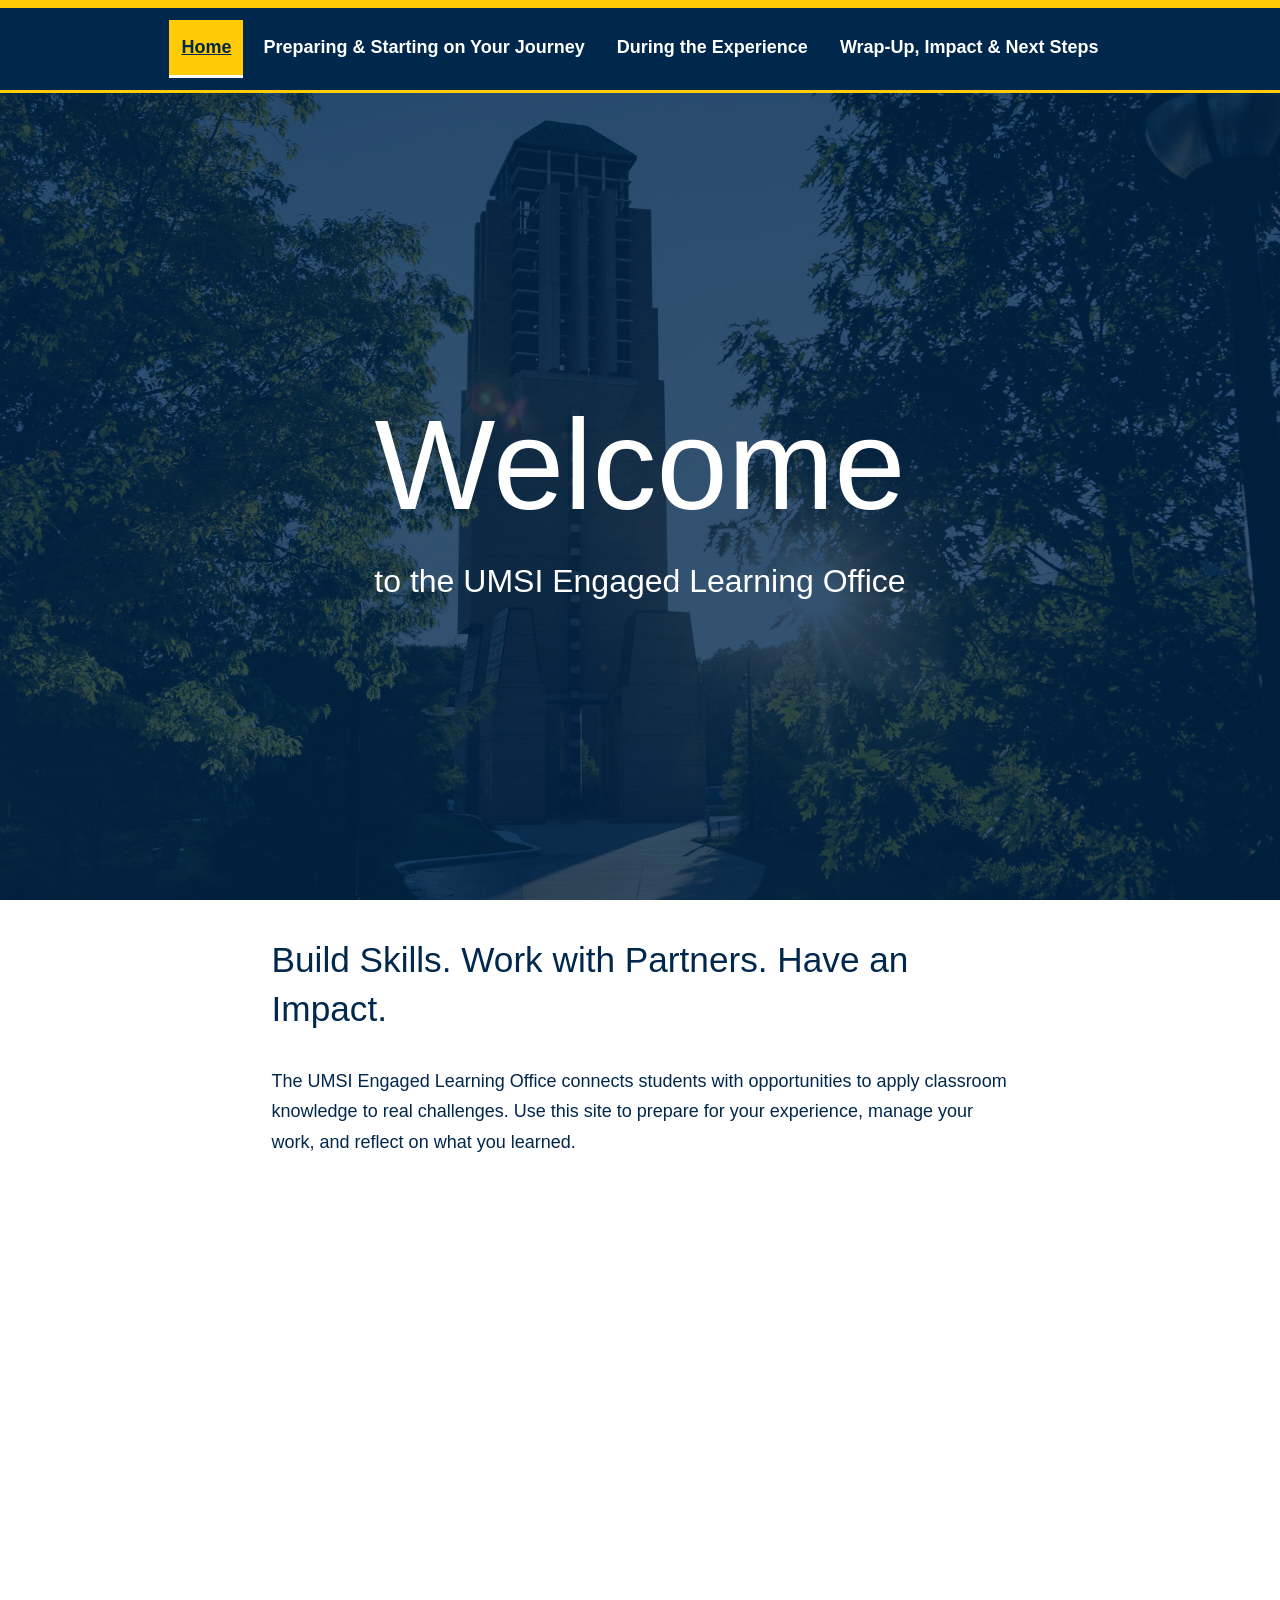
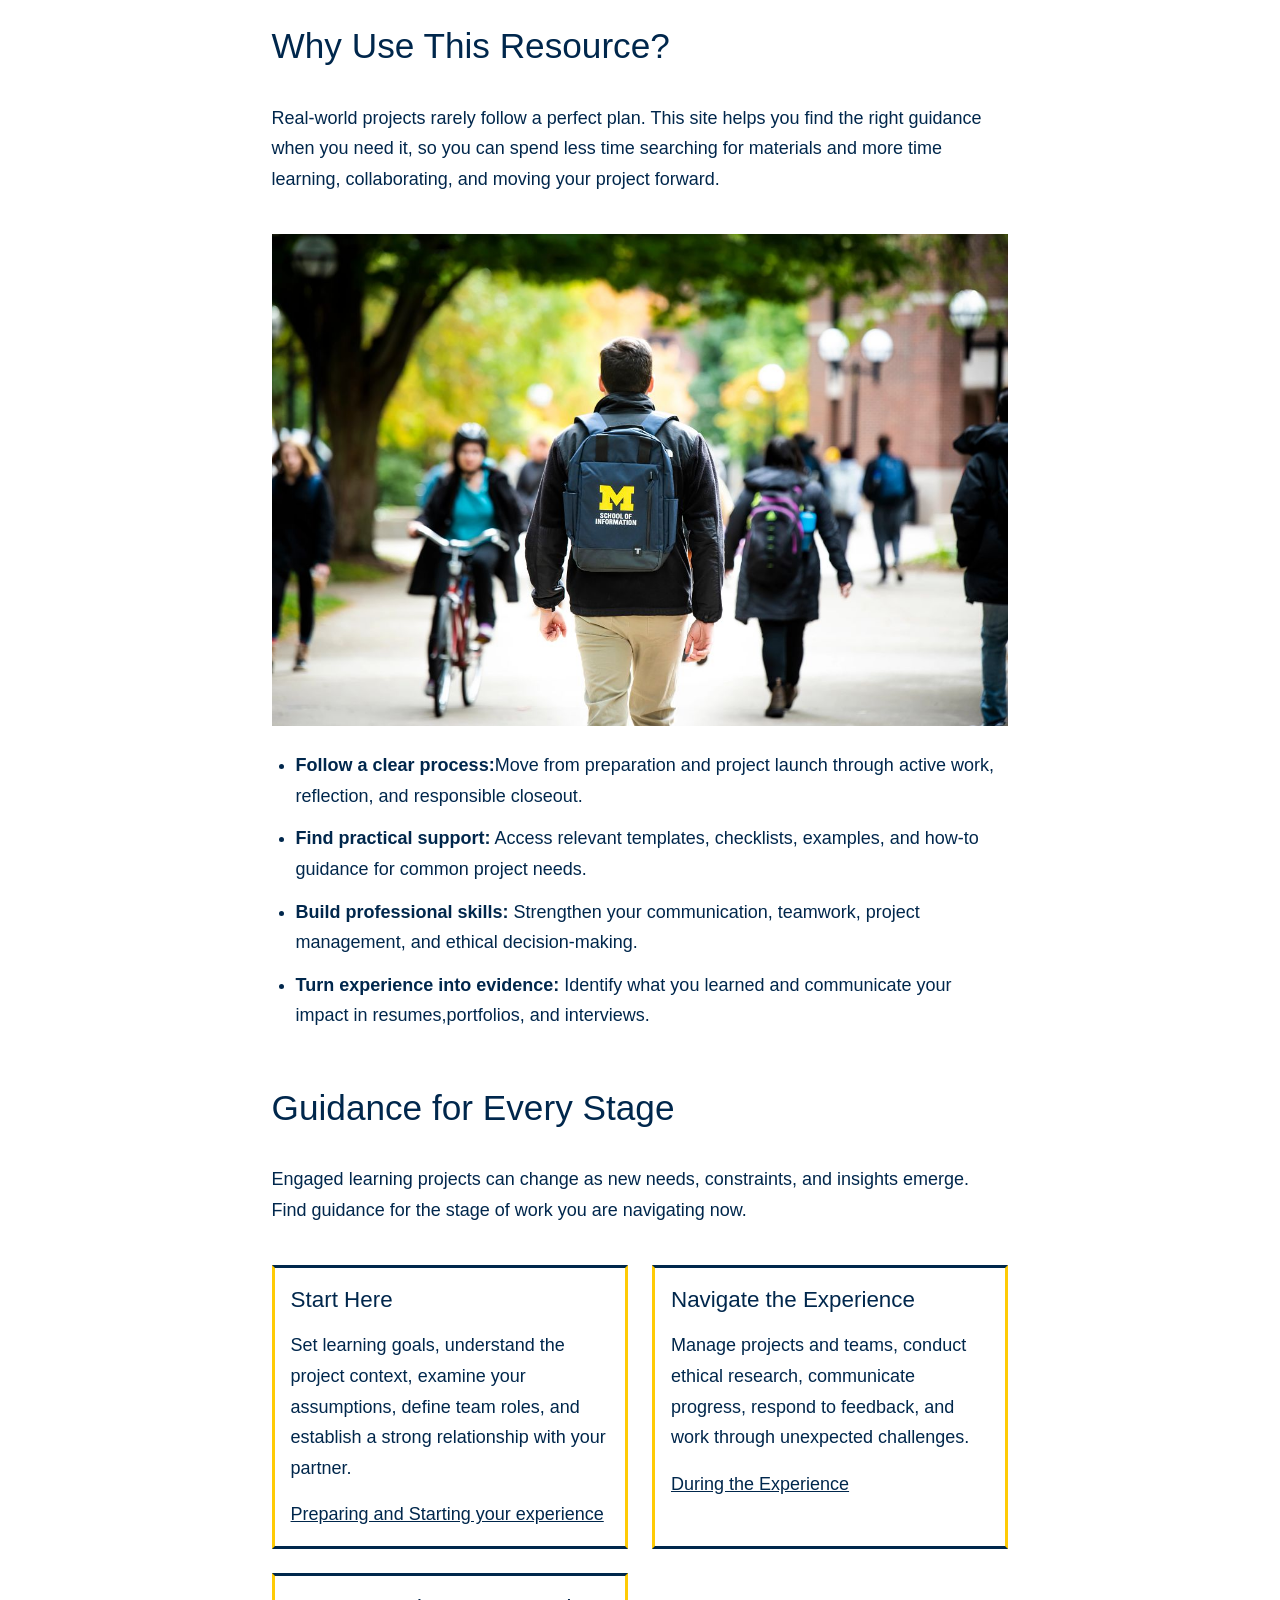
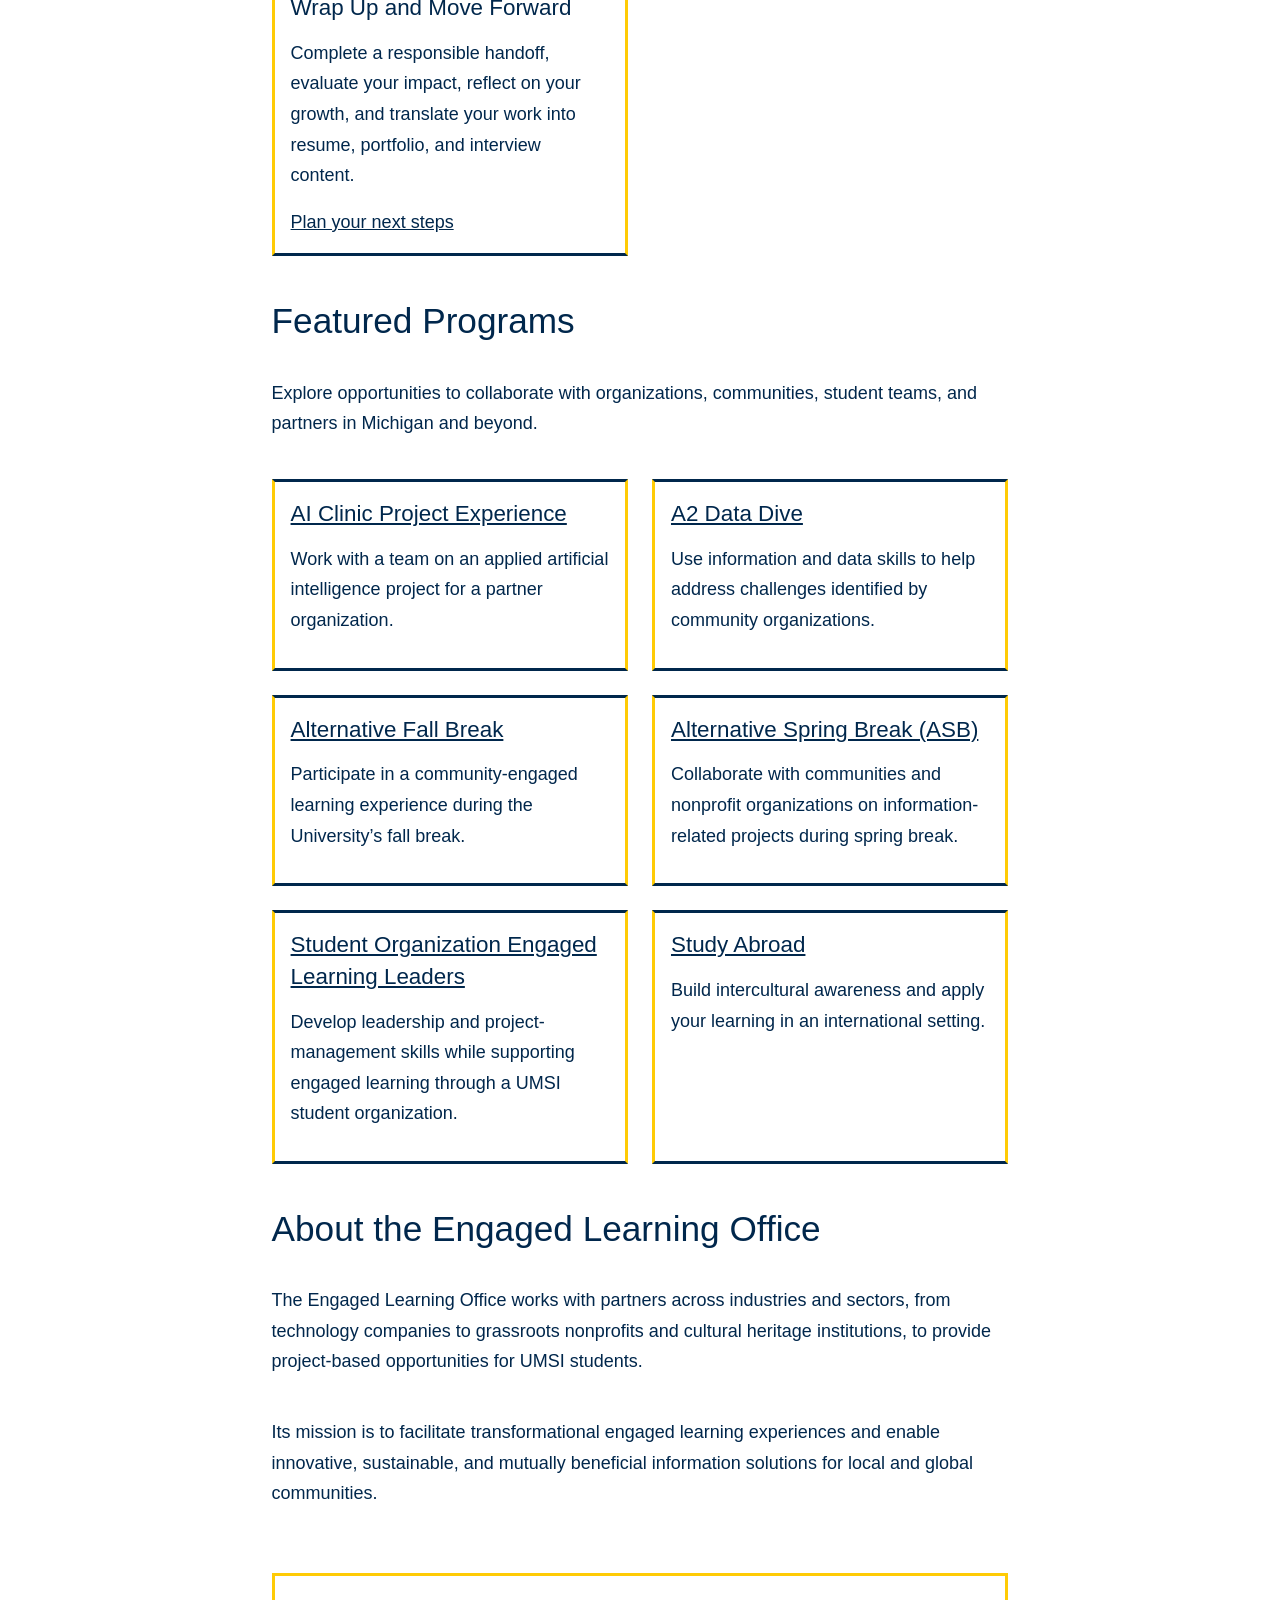
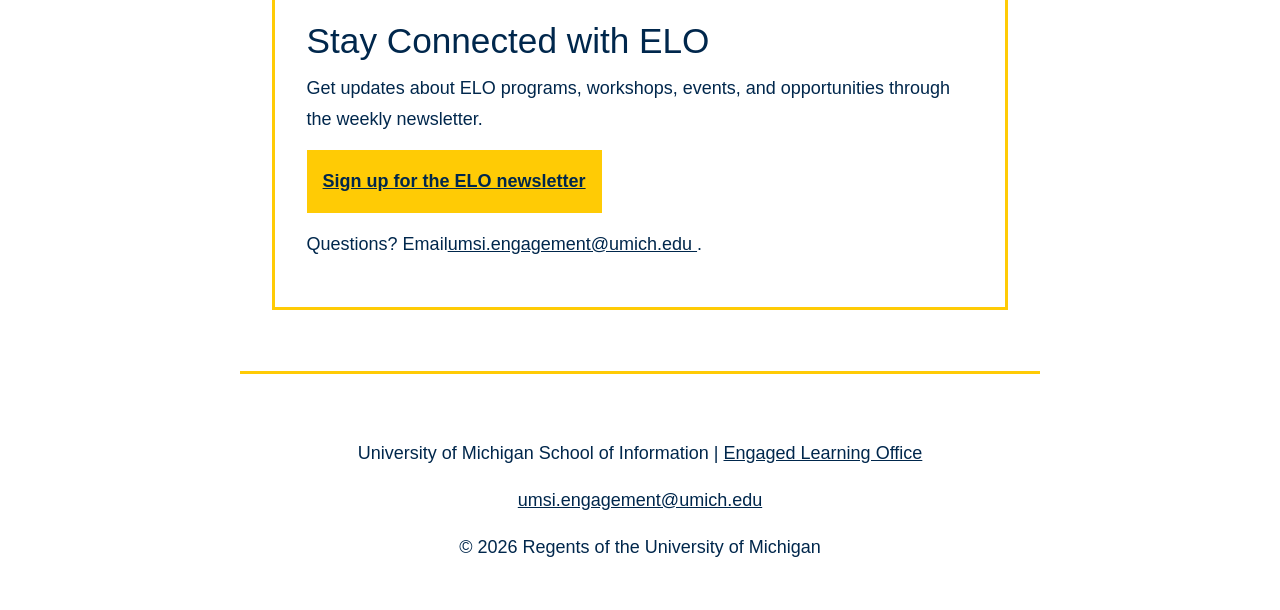
<file: index.html>
<!DOCTYPE html>
<html lang="en">

<head>

<link rel="stylesheet" href="css/html5reset.css">
<link rel="stylesheet" href="css/style.css">
    <meta charset="UTF-8">
    <meta name="viewport" content="width=device-width, initial-scale=1.0">
    <title>Engaged Learning Resources | UMSI</title>

</head>
<body>

    <header class="home-header">
  <a href = "#main">Skip to Main Content</a>
        <nav>
            <ul>
                <li><a href="index.html" aria-current="page">Home</a></li>
                <li><a href = "prep&start.html" >Preparing & Starting on Your Journey</a></li>
                <li><a href = "during.html" >During the Experience</a></li>
                <li><a href = "wrap-up&next_steps.html">Wrap-Up, Impact & Next Steps</a></li>
            </ul>
        </nav>
    <div class="home-hero">
      <img src="images/MCOMMONS-Maize_Hour_North-18.jpg" alt="Lurie Tower and trees in the North Campus Grove are illuminated by a bright setting sun.">
      <h1><span class="hero-welcome">Welcome</span> <span class="hero-subtitle">to the UMSI Engaged Learning Office</span></h1>
    </div>

    </header>
    <main id="main">
    <section>
      <h2>Build Skills. Work with Partners. Have an Impact.</h2>
      <p>
       The UMSI Engaged Learning Office connects students with opportunities to apply classroom knowledge to real challenges. Use this site to prepare for your experience, manage your work, and reflect on what you learned.
      </p>

      <iframe width="560" height="315" src="https://www.youtube.com/embed/81ZO9RfIJEQ?si=tBp82YWZMl1u7CVS" title="YouTube video player" allow="accelerometer; autoplay; clipboard-write; encrypted-media; gyroscope; picture-in-picture; web-share" referrerpolicy="strict-origin-when-cross-origin" allowfullscreen></iframe>
         <!-- Note: this iframe might cause an Axe ARIA error - that's not on you that's on YouTube! -->
    </section>

<section>
    <h2>Why Use This Resource?</h2>

    <p>Real-world projects rarely follow a perfect plan. This site helps you find the right guidance when you need it, so you can spend less time searching for materials and more time learning, collaborating, and moving your project forward.
    </p>
        <img src="images/UMSI_CampusFall_UMSIBackpack_02.jpg" alt="A student wears a UMSI backpack in fall on the drag.">
    <ul>
        <li><strong>Follow a clear process:</strong>Move from preparation and project launch through active work, reflection, and responsible closeout.</li>
        <li><strong>Find practical support:</strong> Access relevant templates, checklists, examples, and how-to guidance for common project needs.</li>
        <li><strong>Build professional skills:</strong> Strengthen your communication, teamwork, project management, and ethical decision-making.</li>
        <li><strong>Turn experience into evidence:</strong> Identify what you learned and communicate your impact in resumes,portfolios, and interviews.</li>
    </ul>
</section>

 <section>
    <h2>Guidance for Every Stage</h2>
    <p>Engaged learning projects can change as new needs, constraints, and insights emerge. Find guidance for the stage of work you are navigating now.</p>
    <article>
      <h3>Start Here</h3>
      <p>Set learning goals, understand the project context, examine your assumptions, define team roles, and establish a strong relationship with your partner.</p>
      <a href="prep&start.html">Preparing and Starting your experience</a>
    </article>

    <article>
      <h3>Navigate the Experience</h3>
      <p>Manage projects and teams, conduct ethical research, communicate progress, respond to feedback, and work through unexpected challenges.</p>
      <a href="during.html">During the Experience</a>
    </article>

    <article>
      <h3>Wrap Up and Move Forward</h3>
      <p>Complete a responsible handoff, evaluate your impact, reflect on your growth, and translate your work into resume, portfolio, and interview content.</p>
      <a href="wrap-up&next_steps.html">Plan your next steps</a>
    </article>
  </section>

   <section>
    <h2>Featured Programs</h2>
    <p>Explore opportunities to collaborate with organizations, communities, student teams, and partners in Michigan and beyond.</p>
    <article>
    <h3><a href="https://mcompass.umich.edu/_portal/tds-program-brochure?programid=12810">AI Clinic Project Experience</a></h3>
    <p>Work with a team on an applied artificial intelligence project for a partner organization.</p>
    </article>

    <article>
    <h3><a href="https://mcompass.umich.edu/_portal/tds-program-brochure?programid=12556">A2 Data Dive</a></h3>
    <p>Use information and data skills to help address challenges identified by community organizations.</p>
    </article>

     <article>
      <h3><a href="https://mcompass.umich.edu/_portal/tds-program-brochure?programid=11297">Alternative Fall Break</a></h3>
      <p>Participate in a community-engaged learning experience during the University’s fall break.</p>
    </article>

    <article>
      <h3><a href="https://mcompass.umich.edu/_portal/tds-program-brochure?programid=10621">Alternative Spring Break (ASB)</a></h3>
       <p>Collaborate with communities and nonprofit organizations on information-related projects during spring break.</p>
    </article>

    <article>
      <h3><a href="https://mcompass.umich.edu/_portal/tds-program-brochure?programid=12294">Student Organization Engaged Learning Leaders</a></h3>
       <p>Develop leadership and project-management skills while supporting engaged learning through a UMSI student organization.</p>
    </article>

    <article>
      <h3><a href="https://www.si.umich.edu/student-life/study-abroad">Study Abroad</a></h3>
      <p>Build intercultural awareness and apply your learning in an international setting. </p>
    </article>
   </section>
  <section>
    <h2>About the Engaged Learning Office</h2>
    <p>The Engaged Learning Office works with partners across industries and sectors, from technology companies to grassroots nonprofits and cultural heritage institutions, to provide project-based opportunities for UMSI students.</p>
    <p>Its mission is to facilitate transformational engaged learning experiences and enable innovative, sustainable, and mutually beneficial information solutions for local and global communities.</p>
  </section>
  <aside>
    <h2>Stay Connected with ELO</h2>
    <p>Get updates about ELO programs, workshops, events, and opportunities through the weekly newsletter.</p>
    <div>
       <a href="https://umsi.info/elo-newsletter"> Sign up for the ELO newsletter</a>
    </div>
    <p>Questions? Email<a href="mailto:umsi.engagement@umich.edu">umsi.engagement@umich.edu </a>.</p>
  </aside>


        <!-- Content taken & modified from UMGPT with the prompt, "Write me a webpage of intro content to help meet the following requirements - this is for the home page": and then pasted in the client objectives & project requirements"
        UMGPT. (2026). UMGPT ( GPT-5.6 Sol September 7th version) [Large language model]. -->
    </main>
    <footer>
        <p>University of Michigan School of Information | <a href="https://www.si.umich.edu/programs/engaged-learning/about-engaged-learning-office">Engaged Learning Office </a></p>
      <address>
        <a href="mailto:umsi.engagement@umich.edu">umsi.engagement@umich.edu</a>
      </address>
      <p>&copy; 2026 Regents of the University of Michigan</p>
    </footer>
</body>
</html>
</file>
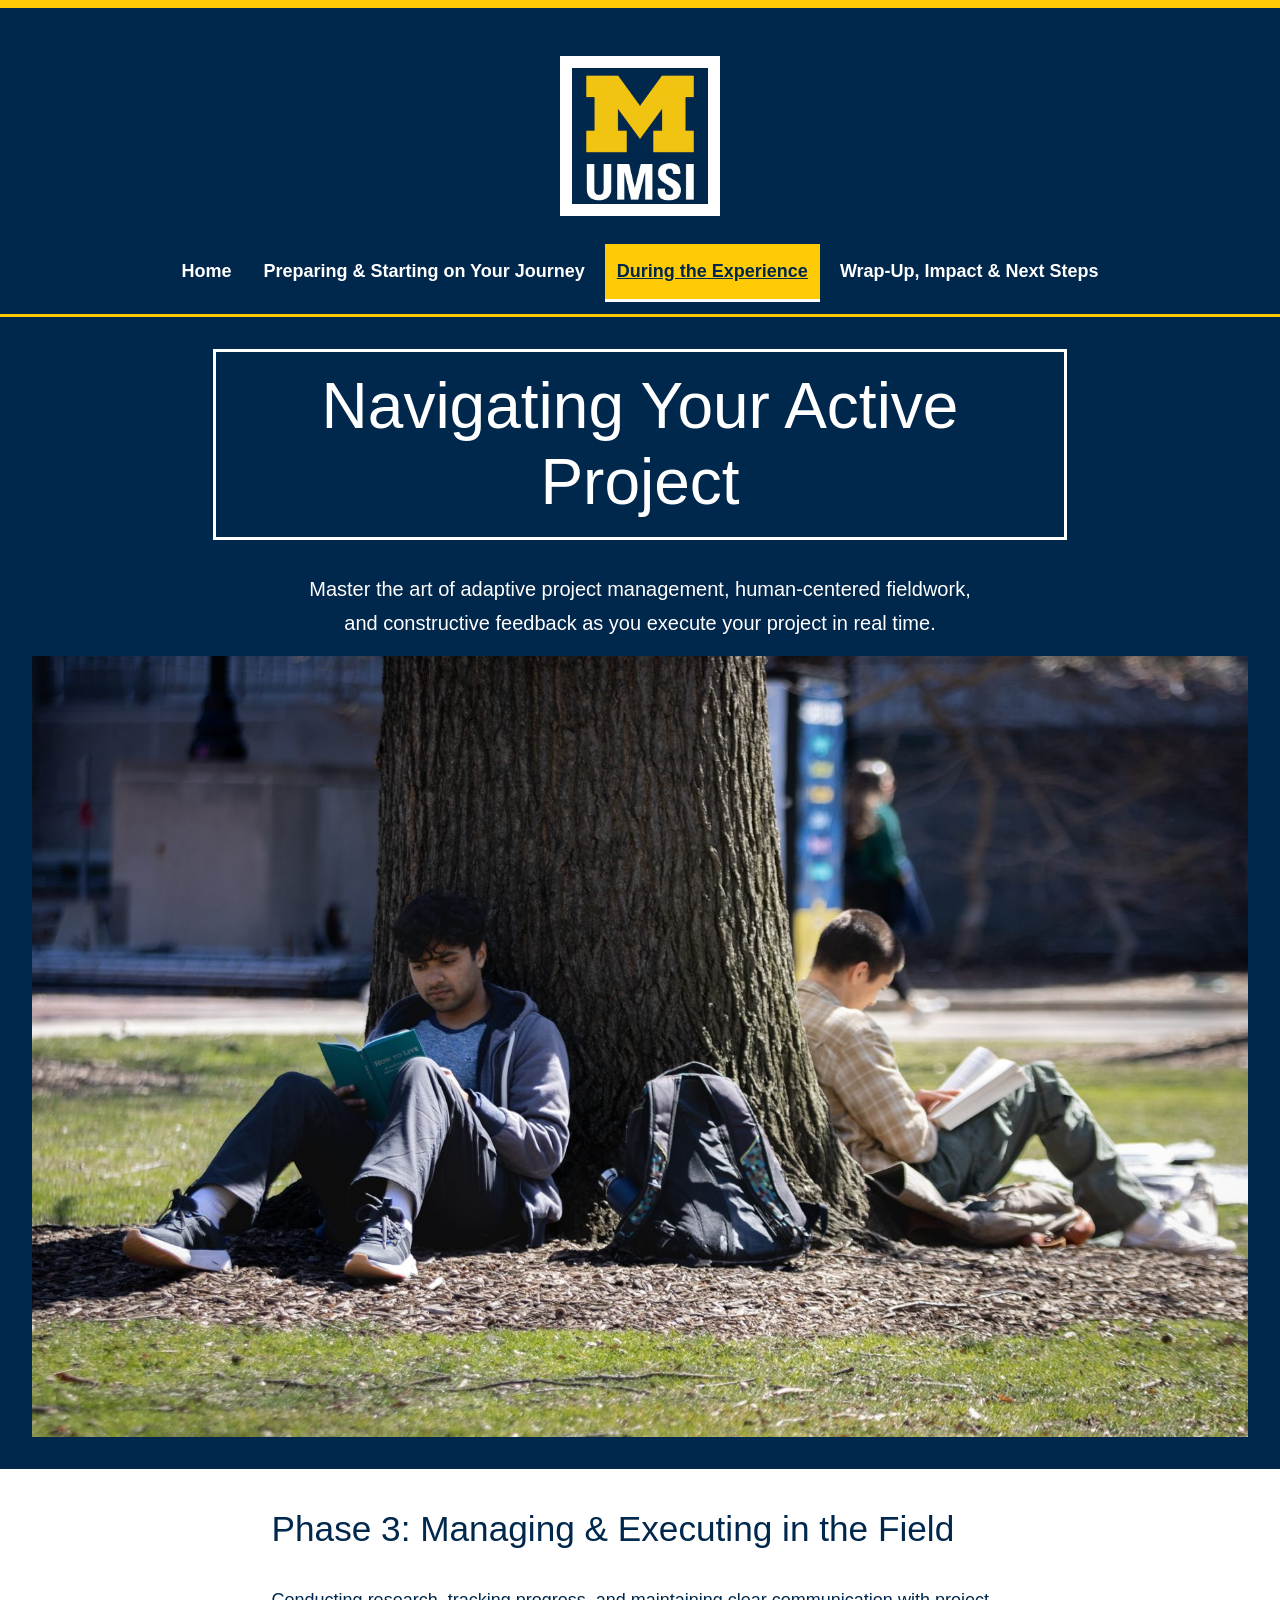
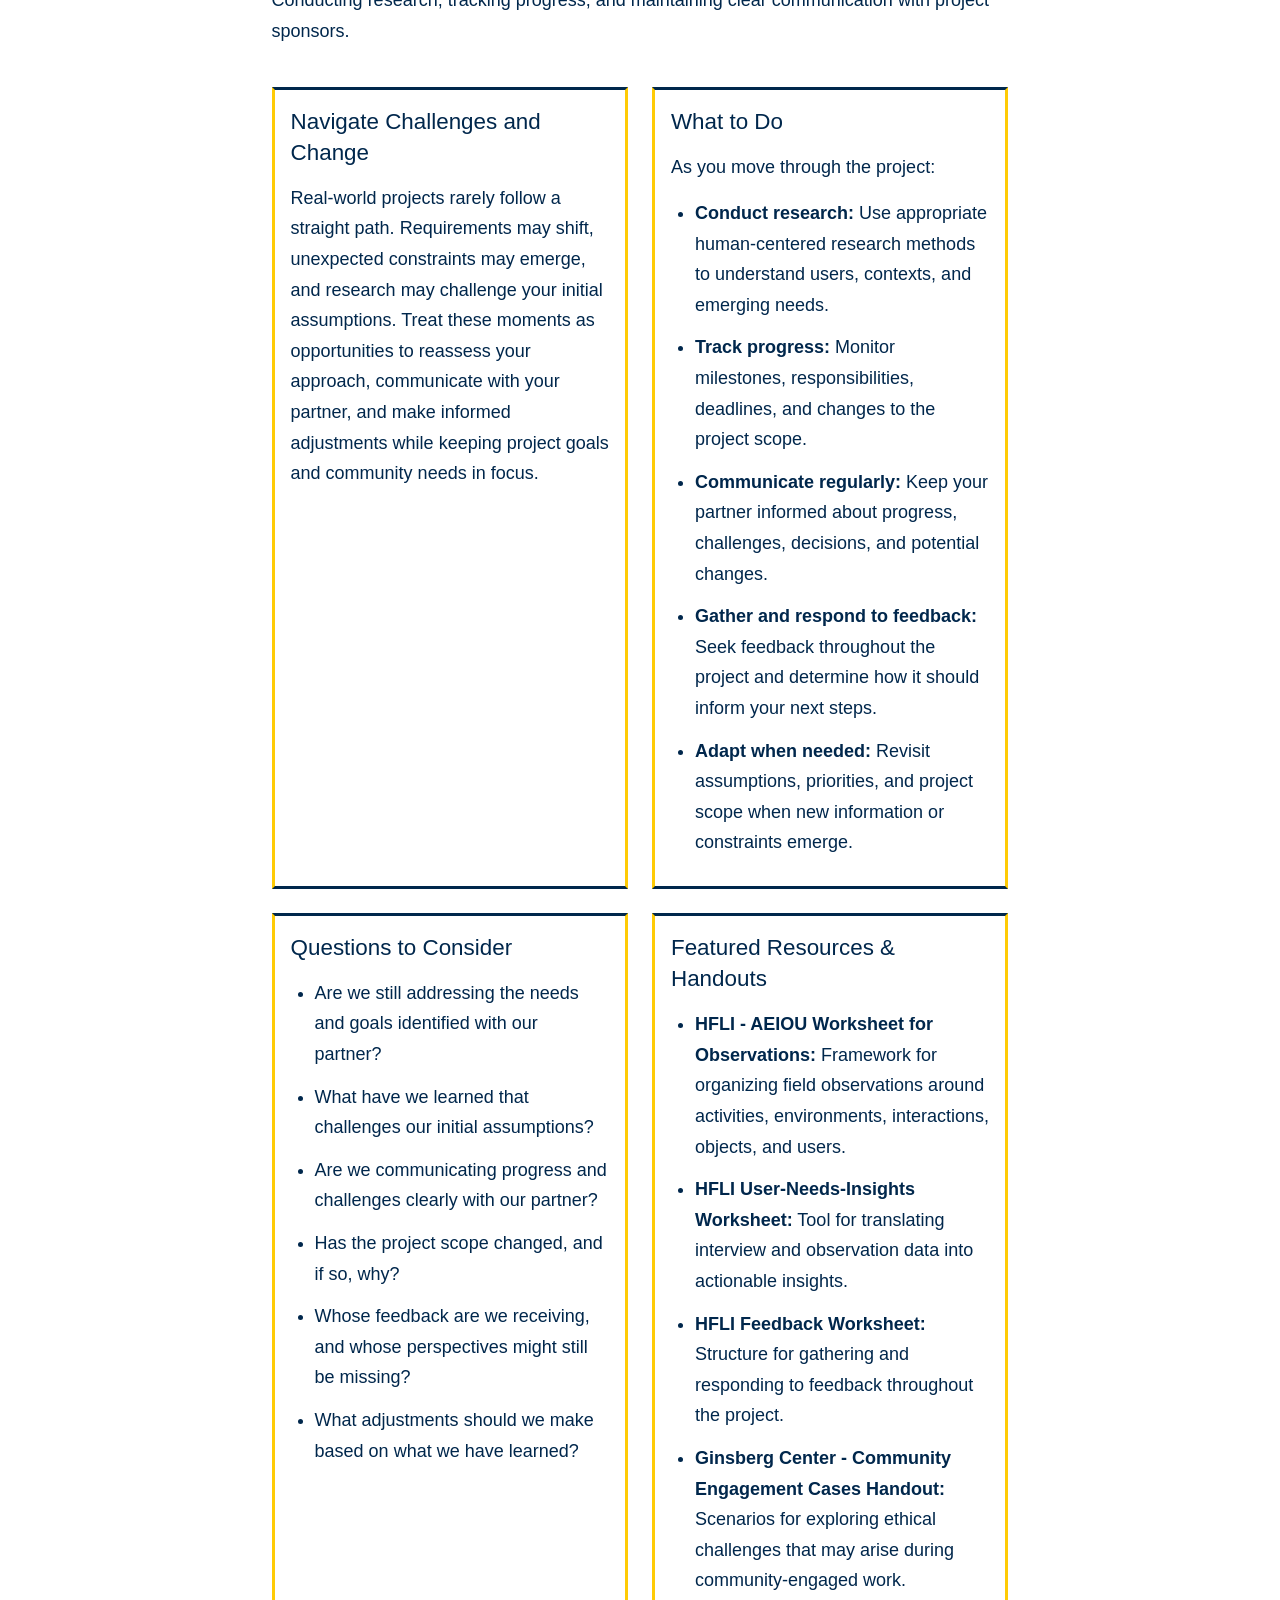
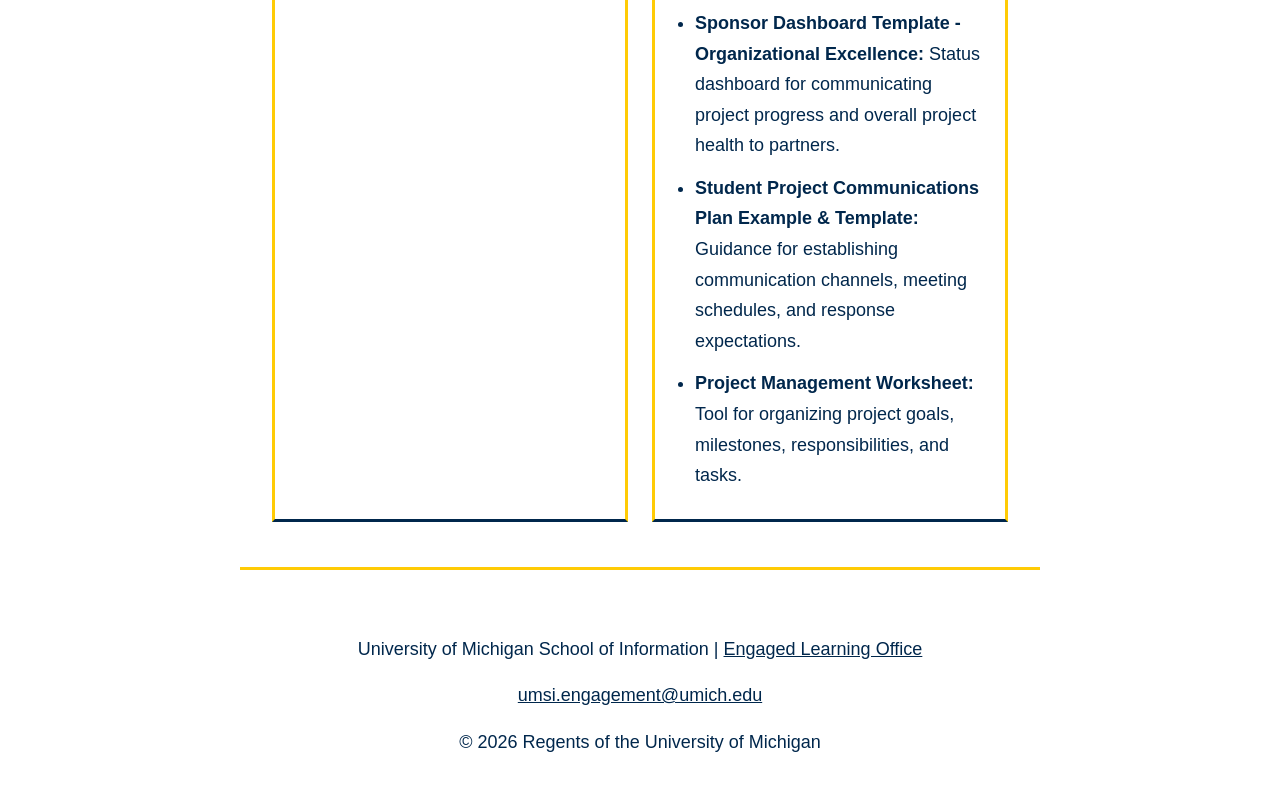
<file: during.html>
<!DOCTYPE html>
<html lang="en">

<head>
<link rel="stylesheet" href="css/html5reset.css">
<link rel="stylesheet" href="css/style.css">
    <meta charset="UTF-8">
    <meta name="viewport" content="width=device-width, initial-scale=1.0">
    <title>During</title>
</head>
    
<body>
    <header>
<a href = "#main">Skip to Main Content</a>
<img src="images/UMSI_signature_vertical_informal_solidblue.jpg" alt="UMSI Logo">
        <nav>
            <ul>
                <li><a href = "index.html">Home</a></li>
                <li><a href = "prep&start.html">Preparing & Starting on Your Journey</a></li>
                <li><a href = "during.html" aria-current="page">During the Experience</a></li>
                <li><a href = "wrap-up&next_steps.html">Wrap-Up, Impact & Next Steps</a></li>
            </ul>
        </nav>
    <h1> Navigating Your Active Project</h1>
    <p>Master the art of adaptive project management, human-centered fieldwork, and constructive feedback as you execute your project in real time.</p>
<img src="images/MCOMMONS_9V9A7924.jpg" alt="Two students reading near a tree." height="500">
    </header>
    
<main id="main">
    <section>
  <h2>Phase 3: Managing & Executing in the Field</h2>
  <p>Conducting research, tracking progress, and maintaining clear communication with project sponsors.</p>

  <article>
    <h3>Navigate Challenges and Change</h3>
    <p>Real-world projects rarely follow a straight path. Requirements may shift, unexpected constraints may emerge, and research may challenge your initial assumptions. Treat these moments as opportunities to reassess your approach, communicate with your partner, and make informed adjustments while keeping project goals and community needs in focus.</p>
  </article>

  <article>
    <h3>What to Do</h3>
    <p>As you move through the project:</p>
    <ul>
      <li><strong>Conduct research:</strong> Use appropriate human-centered research methods to understand users, contexts, and emerging needs.</li>
      <li><strong>Track progress:</strong> Monitor milestones, responsibilities, deadlines, and changes to the project scope.</li>
      <li><strong>Communicate regularly:</strong> Keep your partner informed about progress, challenges, decisions, and potential changes.</li>
      <li><strong>Gather and respond to feedback:</strong> Seek feedback throughout the project and determine how it should inform your next steps.</li>
      <li><strong>Adapt when needed:</strong> Revisit assumptions, priorities, and project scope when new information or constraints emerge.</li>
    </ul>
  </article>

  <article>
    <h3>Questions to Consider</h3>
    <ul>
      <li>Are we still addressing the needs and goals identified with our partner?</li>
      <li>What have we learned that challenges our initial assumptions?</li>
      <li>Are we communicating progress and challenges clearly with our partner?</li>
      <li>Has the project scope changed, and if so, why?</li>
      <li>Whose feedback are we receiving, and whose perspectives might still be missing?</li>
      <li>What adjustments should we make based on what we have learned?</li>
    </ul>
  </article>

  <article>
    <h3>Featured Resources & Handouts</h3>
    <ul>
      <li><strong>HFLI - AEIOU Worksheet for Observations:</strong> Framework for organizing field observations around activities, environments, interactions, objects, and users.</li>

      <li><strong>HFLI User-Needs-Insights Worksheet:</strong> Tool for translating interview and observation data into actionable insights.</li>

      <li><strong>HFLI Feedback Worksheet:</strong> Structure for gathering and responding to feedback throughout the project.</li>

      <li><strong>Ginsberg Center - Community Engagement Cases Handout:</strong> Scenarios for exploring ethical challenges that may arise during community-engaged work.</li>

      <li><strong>Sponsor Dashboard Template - Organizational Excellence:</strong> Status dashboard for communicating project progress and overall project health to partners.</li>

      <li><strong>Student Project Communications Plan Example & Template:</strong> Guidance for establishing communication channels, meeting schedules, and response expectations.</li>

      <li><strong>Project Management Worksheet:</strong> Tool for organizing project goals, milestones, responsibilities, and tasks.</li>
    </ul>
  </article>
</section>
</main>
<!-- Content taken & modified from ChatGPT with the prompt, "Refine and alternate this content following the same format and structure in Prep & Start." OpenAI. (2026). ChatGPT (GPT-5.6 Sol September 20th version) [Large language model]. -->
 
<footer>
        <p>University of Michigan School of Information | <a href="https://www.si.umich.edu/programs/engaged-learning/about-engaged-learning-office">Engaged Learning Office </a></p>
      <address>
        <a href="mailto:umsi.engagement@umich.edu">umsi.engagement@umich.edu</a>
      </address>
      <p>&copy; 2026 Regents of the University of Michigan</p>
    </footer>
    
</body>

</html>
</file>
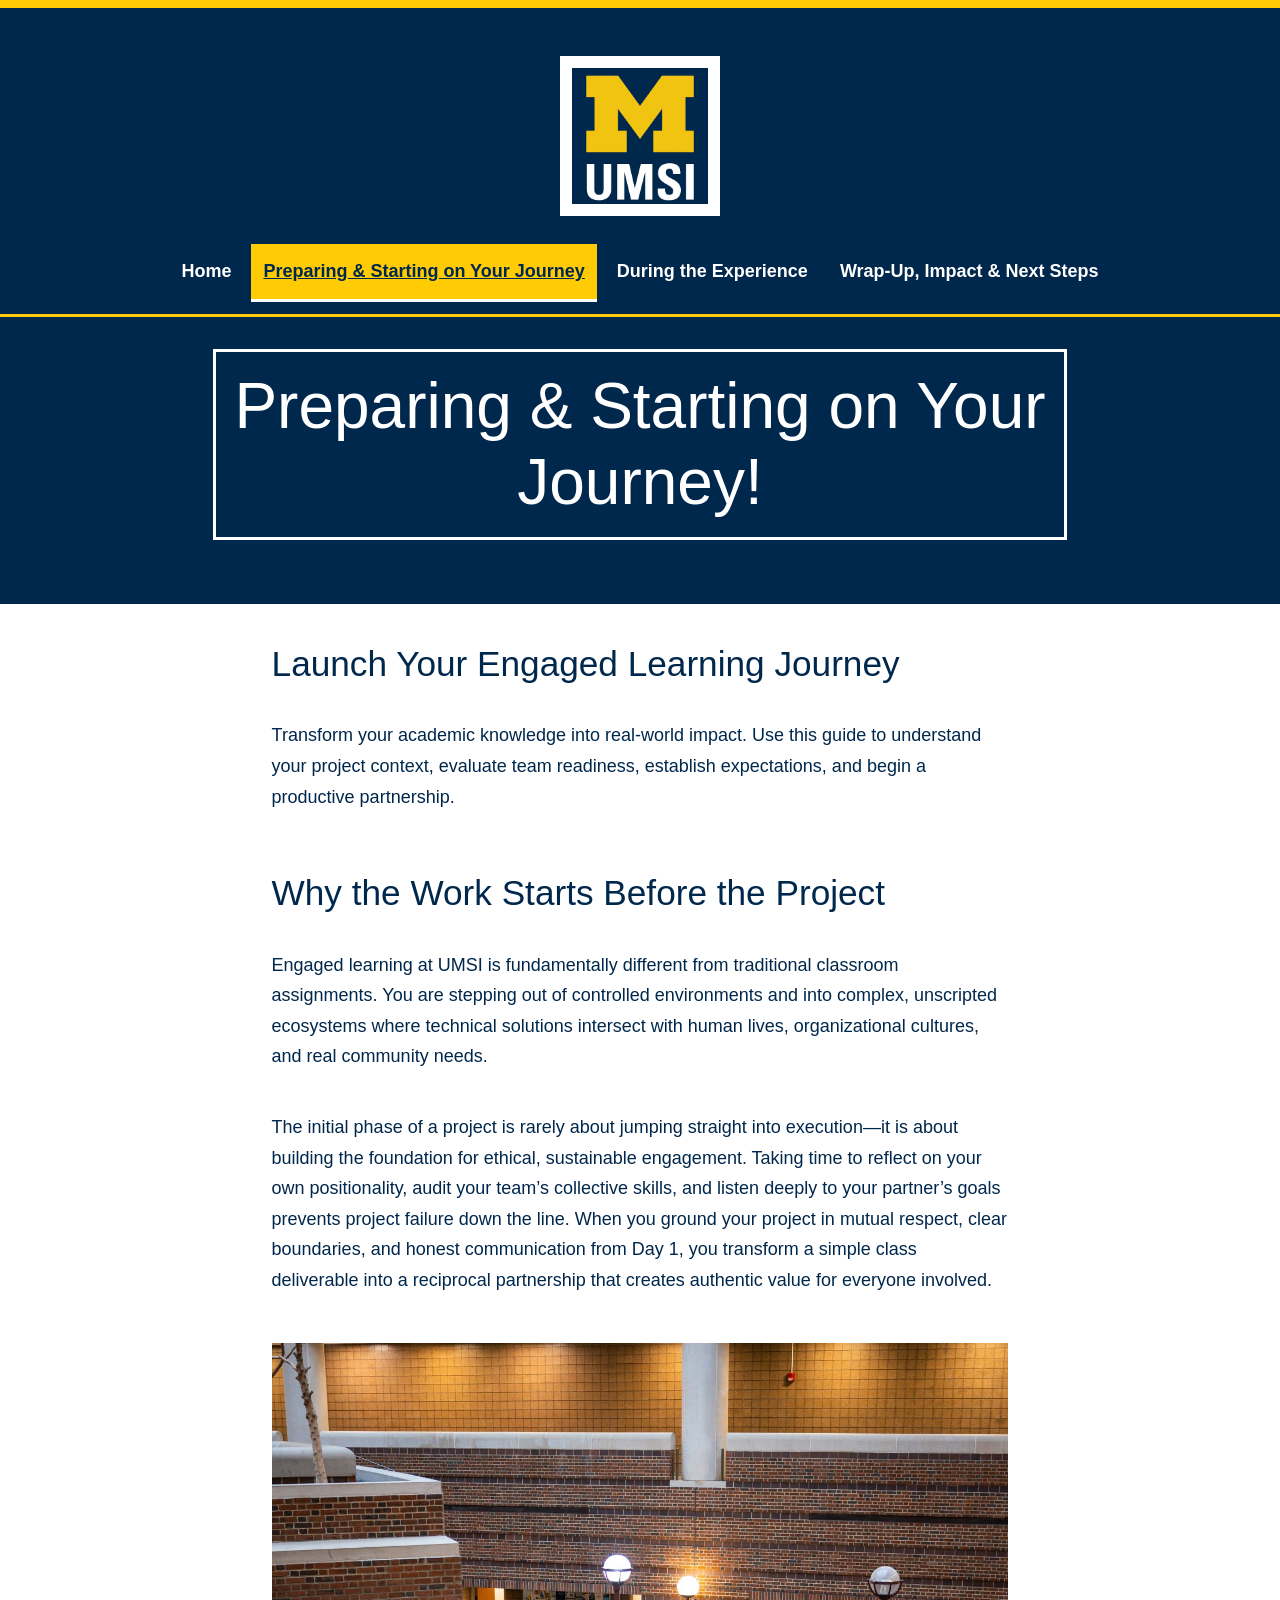
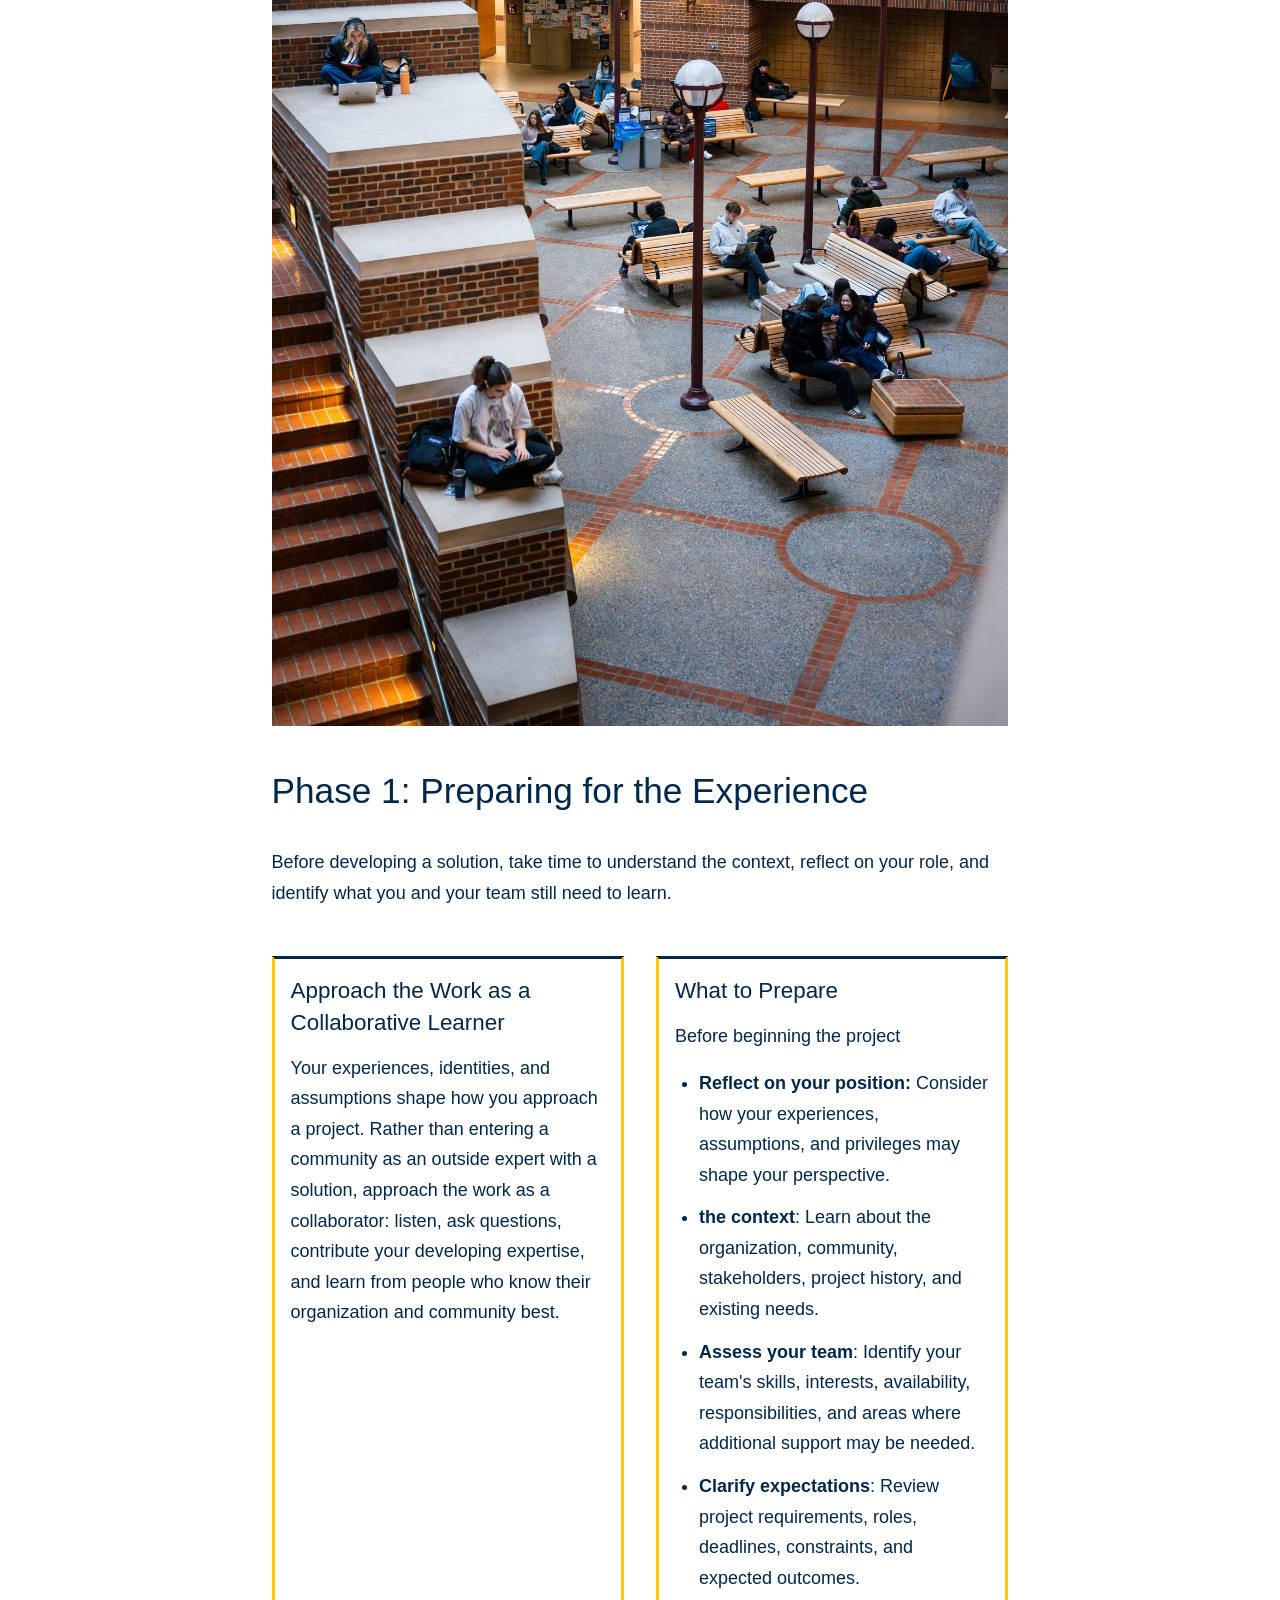
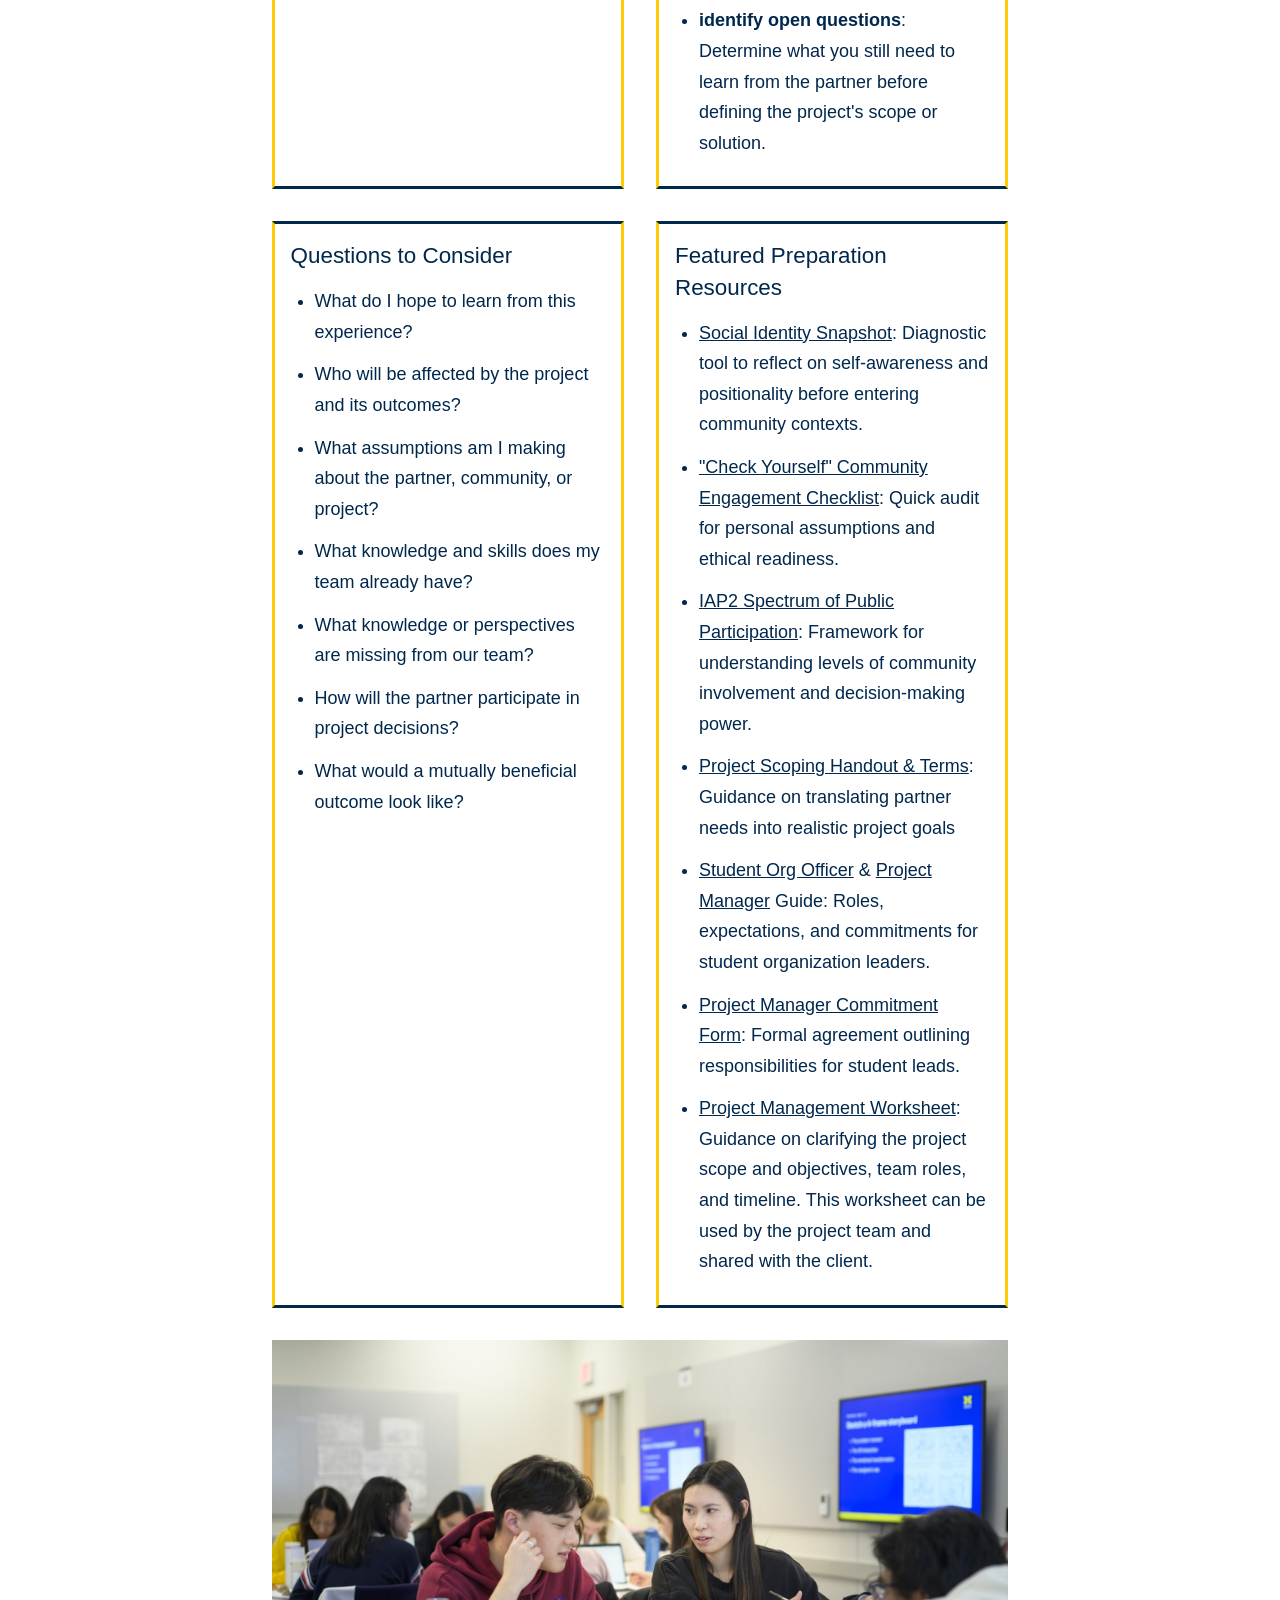
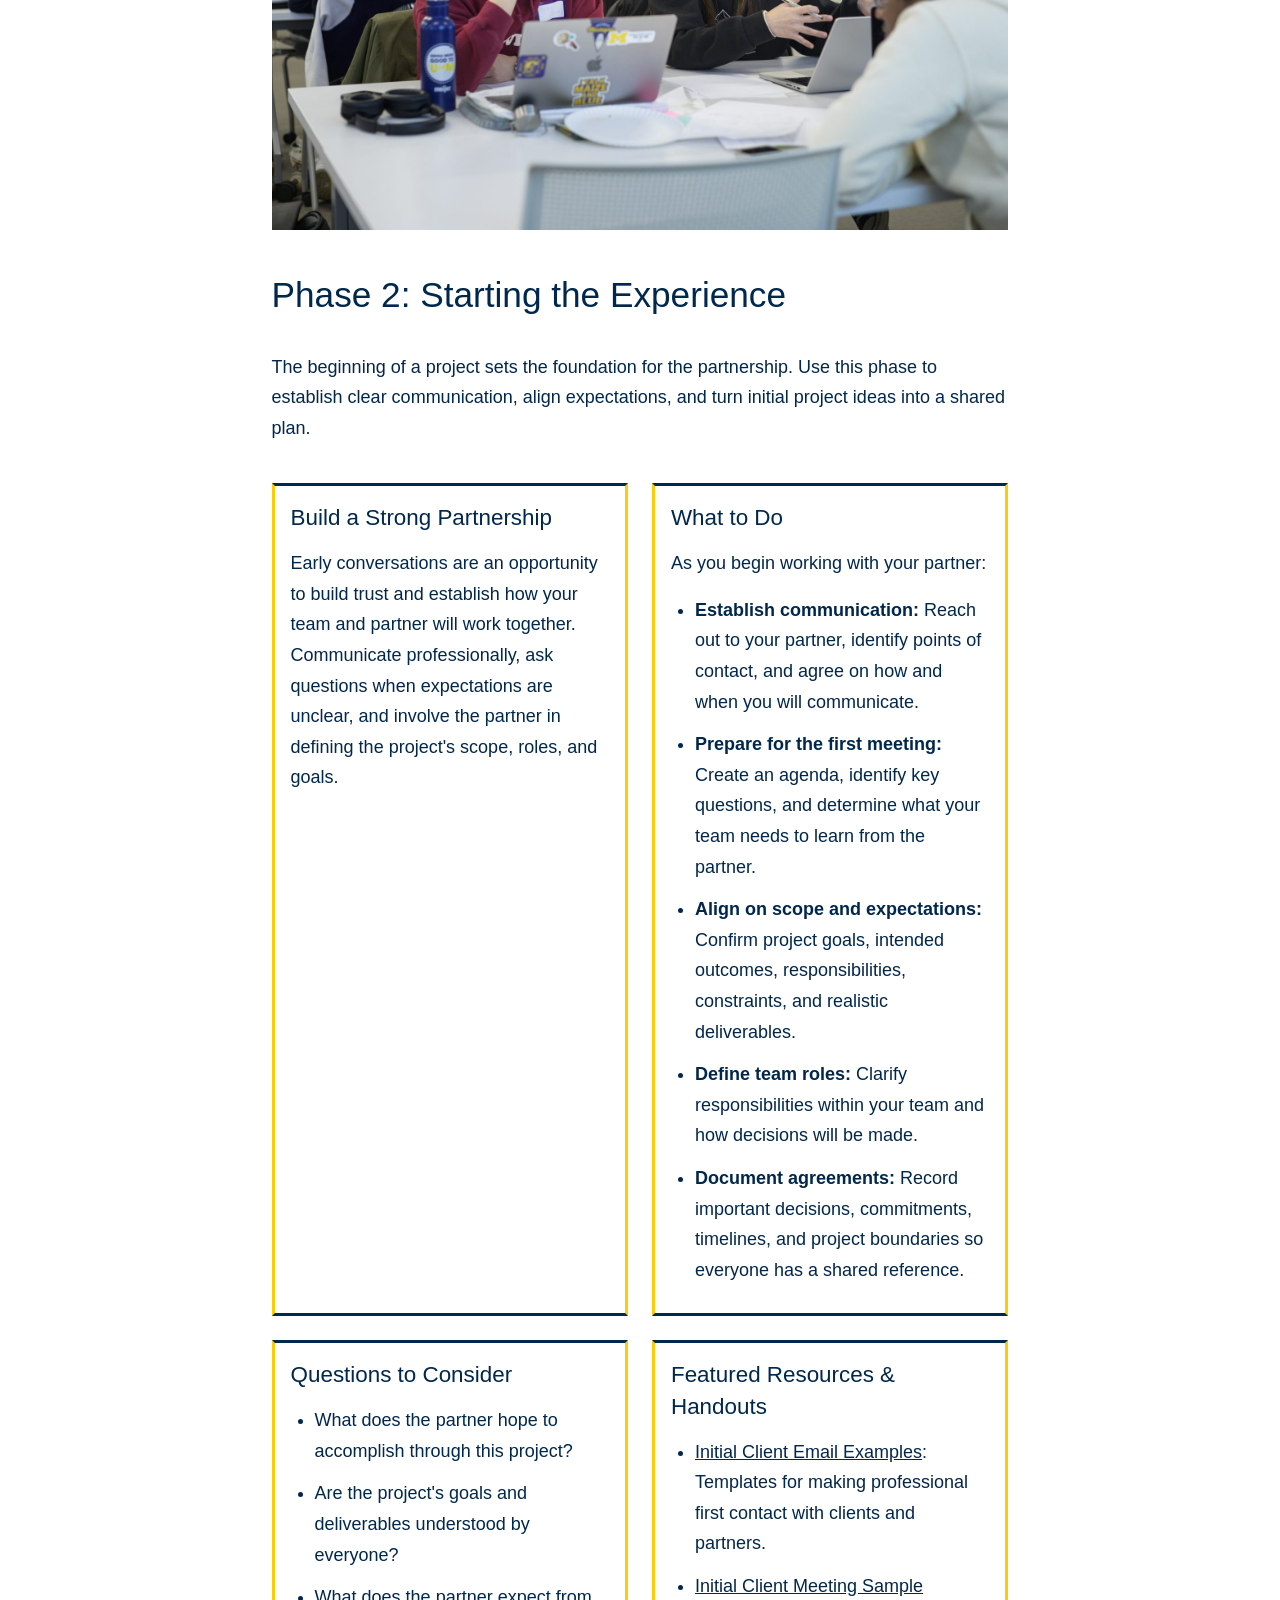
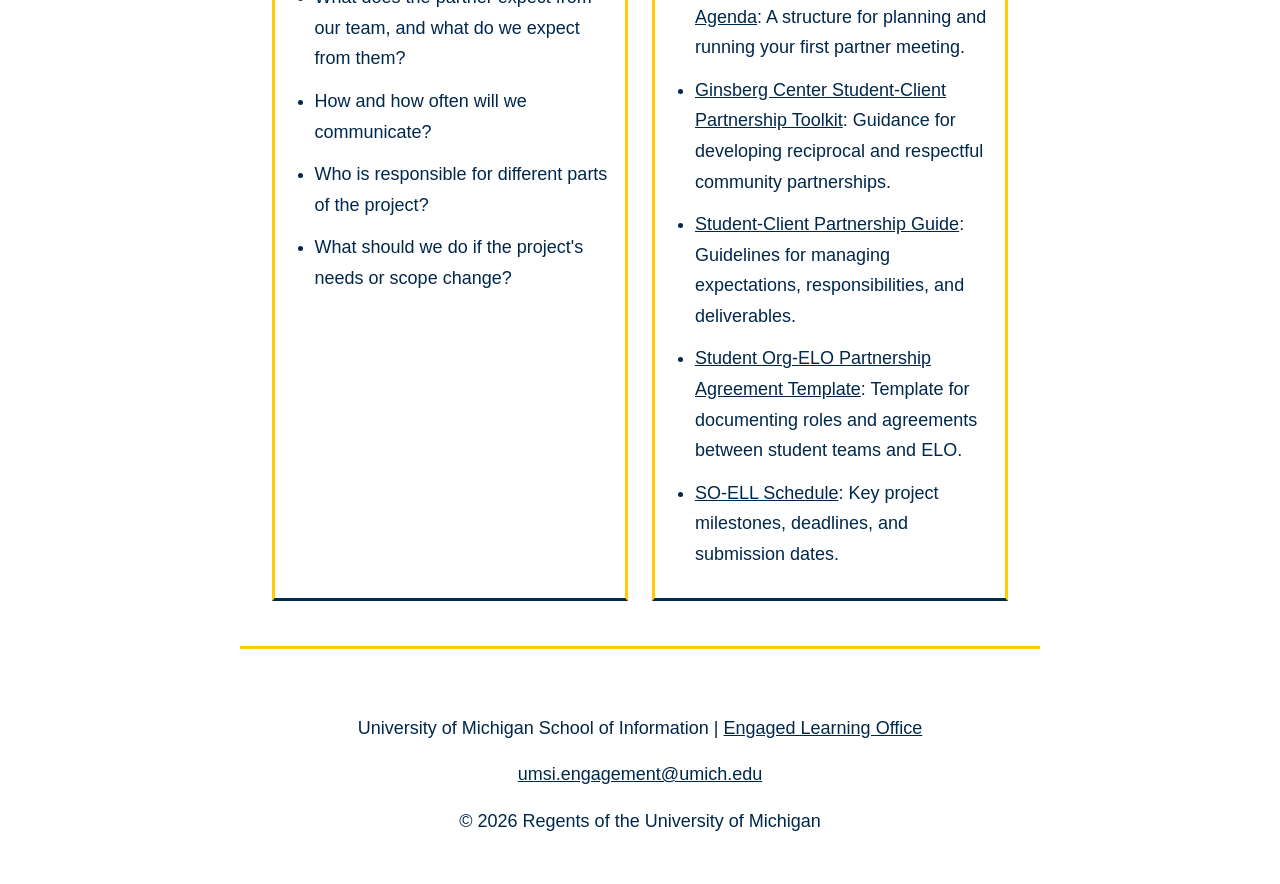
<file: prep&start.html>
<!DOCTYPE html>
<html lang="en">
<head>
  <link rel="stylesheet" href="css/html5reset.css">
<link rel="stylesheet" href="css/style.css">
    <meta charset="UTF-8">
    <meta name="viewport" content="width=device-width, initial-scale=1.0">
    <title>prep&start</title>
</head>
<body>

    <header>

  <a href = "#main">Skip to Main Content</a>
        <img src="images/UMSI_signature_vertical_informal_solidblue.jpg" alt="UMSI Logo">
        <nav>
            <ul>
                <li><a href = "index.html">Home</a></li>
                <li><a href = "prep&start.html" aria-current="page">Preparing & Starting on Your Journey</a></li>
                <li><a href = "during.html">During the Experience</a></li>
                <li><a href = "wrap-up&next_steps.html">Wrap-Up, Impact & Next Steps</a></li>
            </ul>
        </nav>

    <h1>Preparing & Starting on Your Journey!</h1>
  </header>
<main id="main">
<section>
  <h2>Launch Your Engaged Learning Journey</h2>
  <p>Transform your academic knowledge into real-world impact. Use this guide to understand your project context, evaluate team readiness, establish expectations, and begin a productive partnership.</p>
</section>

<section>
  <h2>Why the Work Starts Before the Project</h2>
  <p>Engaged learning at UMSI is fundamentally different from traditional classroom assignments. You are stepping out of controlled environments and into complex, unscripted ecosystems where technical solutions intersect with human lives, organizational cultures, and real community needs.</p>
  <p>The initial phase of a project is rarely about jumping straight into execution—it is about building the foundation for ethical, sustainable engagement. Taking time to reflect on your own positionality, audit your team’s collective skills, and listen deeply to your partner’s goals prevents project failure down the line. When you ground your project in mutual respect, clear boundaries, and honest communication from Day 1, you transform a simple class deliverable into a reciprocal partnership that creates authentic value for everyone involved.</p>


</section>
<img src="images/MCOMMONS-FirstWeeksWinter2026-078.jpg" 
alt="Students studying and socializing in a large brick atrium at the University of Michigan"
width="500">
<!-- Alt text generated by ChatGPT with the prompt, "Give me an alt text for this image." OpenAI. (2026). ChatGPT (GPT-5.6 Sol September 20th version) [Large language model]. -->

<section>
  <h2>Phase 1: Preparing for the Experience</h2>
  <p>Before developing a solution, take time to understand the context, reflect on your role, and identify what you and your team still need to learn.</p>
</section>
    
  <article>
    <h3>Approach the Work as a Collaborative Learner</h3>
    <p>Your experiences, identities, and assumptions shape how you approach a project. Rather than entering a community as an outside expert with a solution, approach the work as a collaborator: listen, ask questions, contribute your developing expertise, and learn from people who know their organization and community best.</p>
    </article>

  <article>
    <h3>What to Prepare</h3>
    <p>Before beginning the project</p>
    <ul>
      <li><strong>Reflect on your position:</strong> Consider how your experiences, assumptions, and privileges may shape your perspective.</li>
      <li><strong>the context</strong>: Learn about the organization, community, stakeholders, project history, and existing needs.</li>
      <li><strong>Assess your team</strong>: Identify your team's skills, interests, availability, responsibilities, and areas where additional support may be needed.</li>
      <li><strong>Clarify expectations</strong>: Review project requirements, roles, deadlines, constraints, and expected outcomes.</li>
      <li><strong>identify open questions</strong>: Determine what you still need to learn from the partner before defining the project's scope or solution.</li>
    </ul>
  </article>

  <article>
    <h3>Questions to Consider</h3>
    <ul>
      <li>What do I hope to learn from this experience?</li>
      <li>Who will be affected by the project and its outcomes?</li>
      <li>What assumptions am I making about the partner, community, or project?</li>
      <li>What knowledge and skills does my team already have?</li>
      <li>What knowledge or perspectives are missing from our team?</li>
      <li>How will the partner participate in project decisions?</li>
      <li>What would a mutually beneficial outcome look like?</li>
    </ul>
  </article> 

  <article>
    <h3>Featured Preparation Resources</h3>
    <ul>
      <li><a href="https://sites.lsa.umich.edu/equitable-teaching/social-identity-snapshot">Social Identity Snapshot</a>: Diagnostic tool to reflect on self-awareness and positionality before entering community contexts.</li>
      <li><a href="https://docs.google.com/document/d/1Qt9YeStVwDHjwJhOLAz42JSNQR2lFMurdUtxtdrGkuc/edit?tab=t.0#heading=h.ch0bvccjkrzn">"Check Yourself" Community Engagement Checklist</a>: Quick audit for personal assumptions and ethical readiness.</li>
      <li><a href="https://drive.google.com/file/d/1zc1RNlrDxV51-muOERdDTnINQcquJpOA/view?usp=sharing">IAP2 Spectrum of Public Participation</a>: Framework for understanding levels of community involvement and decision-making power.</li>
      <li><a href="https://docs.google.com/document/d/1TrEDolwmOIlXgYgAP9VvlOGoYOwFfe6KxzZOgZSVYVw/edit?usp=drive_link">Project Scoping Handout & Terms</a>: Guidance on translating partner needs into realistic project goals</li>
      <li><a href="https://docs.google.com/document/d/1AexsV_JeSd0kRUBbcifZpfBu6y6Zi8Y0iJScp1I3gkM/edit?usp=drive_link">Student Org Officer</a> & <a href="https://docs.google.com/document/u/0/d/1uwOOS0TrXWzcSShj8DUFpckWo0t1UNu_Q7WVbZnLhX0/edit">Project Manager</a> Guide: Roles, expectations, and commitments for student organization leaders.</li>
      <li><a href="https://docs.google.com/document/d/1U4lCNGyWKJ3C2i_VgFqAR45Z4zF1FehuthuqT-M2wdI/edit?usp=drive_link">Project Manager Commitment Form</a>: Formal agreement outlining responsibilities for student leads.</li>
      <li><a href="https://docs.google.com/document/d/1twc-7TYWmb_PNrOBiDI1NuJqJAuhluTICr22GRd_NLc/edit?usp=drive_link">Project Management Worksheet</a>: Guidance on clarifying the project scope and objectives, team roles, and timeline. This worksheet can be used by the project team and shared with the client.</li>
    </ul>
  </article>

  <img src="images/UMSI_DesignJam_MixelStudio_11052025_05.jpg" 
alt="Students collaborate around a table with laptops and notes during a U-M design jam."
width="1000">

<section>
  <h2>Phase 2: Starting the Experience</h2>
  <p>The beginning of a project sets the foundation for the partnership. Use this phase to establish clear communication, align expectations, and turn initial project ideas into a shared plan.</p>

  <article>
    <h3>Build a Strong Partnership</h3>
    <p>Early conversations are an opportunity to build trust and establish how your team and partner will work together. Communicate professionally, ask questions when expectations are unclear, and involve the partner in defining the project's scope, roles, and goals.</p>
  </article>

  <article>
    <h3>What to Do</h3>
    <p>As you begin working with your partner:</p>
    <ul>
      <li><strong>Establish communication:</strong> Reach out to your partner, identify points of contact, and agree on how and when you will communicate.</li>
      <li><strong>Prepare for the first meeting:</strong> Create an agenda, identify key questions, and determine what your team needs to learn from the partner.</li>
      <li><strong>Align on scope and expectations:</strong> Confirm project goals, intended outcomes, responsibilities, constraints, and realistic deliverables.</li>
      <li><strong>Define team roles:</strong> Clarify responsibilities within your team and how decisions will be made.</li>
      <li><strong>Document agreements:</strong> Record important decisions, commitments, timelines, and project boundaries so everyone has a shared reference.</li>
    </ul>
  </article>

  <article>
    <h3>Questions to Consider</h3>
    <ul>
      <li>What does the partner hope to accomplish through this project?</li>
      <li>Are the project's goals and deliverables understood by everyone?</li>
      <li>What does the partner expect from our team, and what do we expect from them?</li>
      <li>How and how often will we communicate?</li>
      <li>Who is responsible for different parts of the project?</li>
      <li>What should we do if the project's needs or scope change?</li>
    </ul>
  </article>

  <article>
    <h3>Featured Resources & Handouts</h3>
    <ul>
      <li><a href="https://docs.google.com/document/d/1fWFXwoW5fKX_Tctn97Gio5XZDwILNlqIOyKKE8Yk5J0/edit?usp=drive_link">Initial Client Email Examples</a>: Templates for making professional first contact with clients and partners.</li>

      <li><a href="https://docs.google.com/document/d/1ItXxYauAcPoaGMUZWuJsX-OLFfGmeBOWT7JNhoZxGyU/edit?usp=drive_link">Initial Client Meeting Sample Agenda</a>: A structure for planning and running your first partner meeting.</li>

      <li><a href="https://ginsberg.umich.edu/article/campus-community-partnerships-toolkit">Ginsberg Center Student-Client Partnership Toolkit</a>: Guidance for developing reciprocal and respectful community partnerships.</li>

      <li><a href="https://drive.google.com/file/d/12ealxkKCvOZajxK7doyUXu_k2LyKPUP2/view?usp=drive_link">Student-Client Partnership Guide</a>: Guidelines for managing expectations, responsibilities, and deliverables.</li>

      <li><a href="https://docs.google.com/document/d/1y5Y2wc1ADz0n_ht26kPYlFK3Zm9i3UR_Z0OMWP3Q_xQ/edit?usp=drive_link">Student Org-ELO Partnership Agreement Template</a>: Template for documenting roles and agreements between student teams and ELO.</li>

      <li><a href="https://docs.google.com/spreadsheets/d/1YeK2WerSbhaU5hjEg9wxdXmzBx9lgRy2yHBKAH-SxiA/edit?gid=166831640#gid=166831640">SO-ELL Schedule</a>: Key project milestones, deadlines, and submission dates.</li>
    </ul>
  </article>
</section>
  <!-- Content taken & modified from ChatGPT with the prompt, "Help me shorten and refine the existing content for the Phase 1: Preparing for the Experience webpage to reduce redundancy while preserving the original meaning." OpenAI. (2026). ChatGPT (GPT-5.6 Sol September 17th version) [Large language model]. -->

    
</main>
<footer>
        <p>University of Michigan School of Information | <a href="https://www.si.umich.edu/programs/engaged-learning/about-engaged-learning-office">Engaged Learning Office </a></p>
      <address>
        <a href="mailto:umsi.engagement@umich.edu">umsi.engagement@umich.edu</a>
      </address>
      <p>&copy; 2026 Regents of the University of Michigan</p>
    </footer>
    
</body>

</html>
</file>
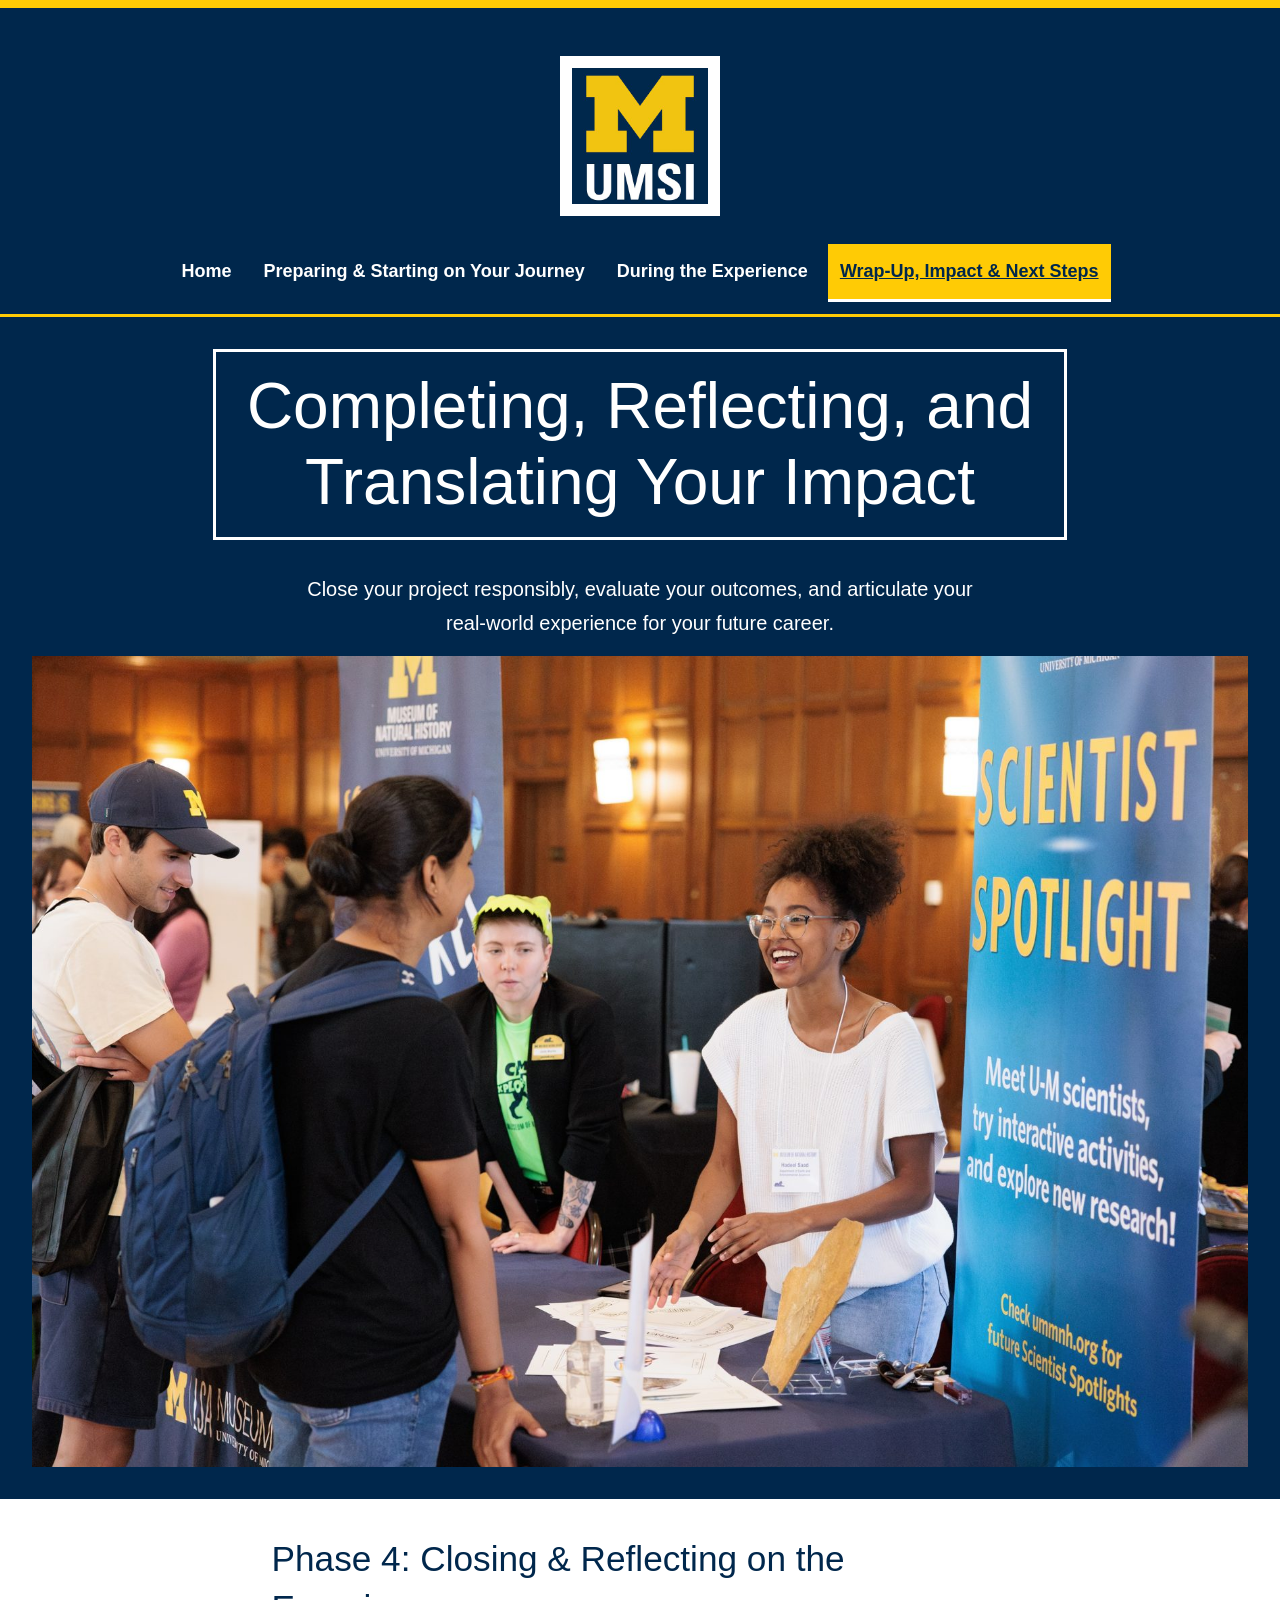
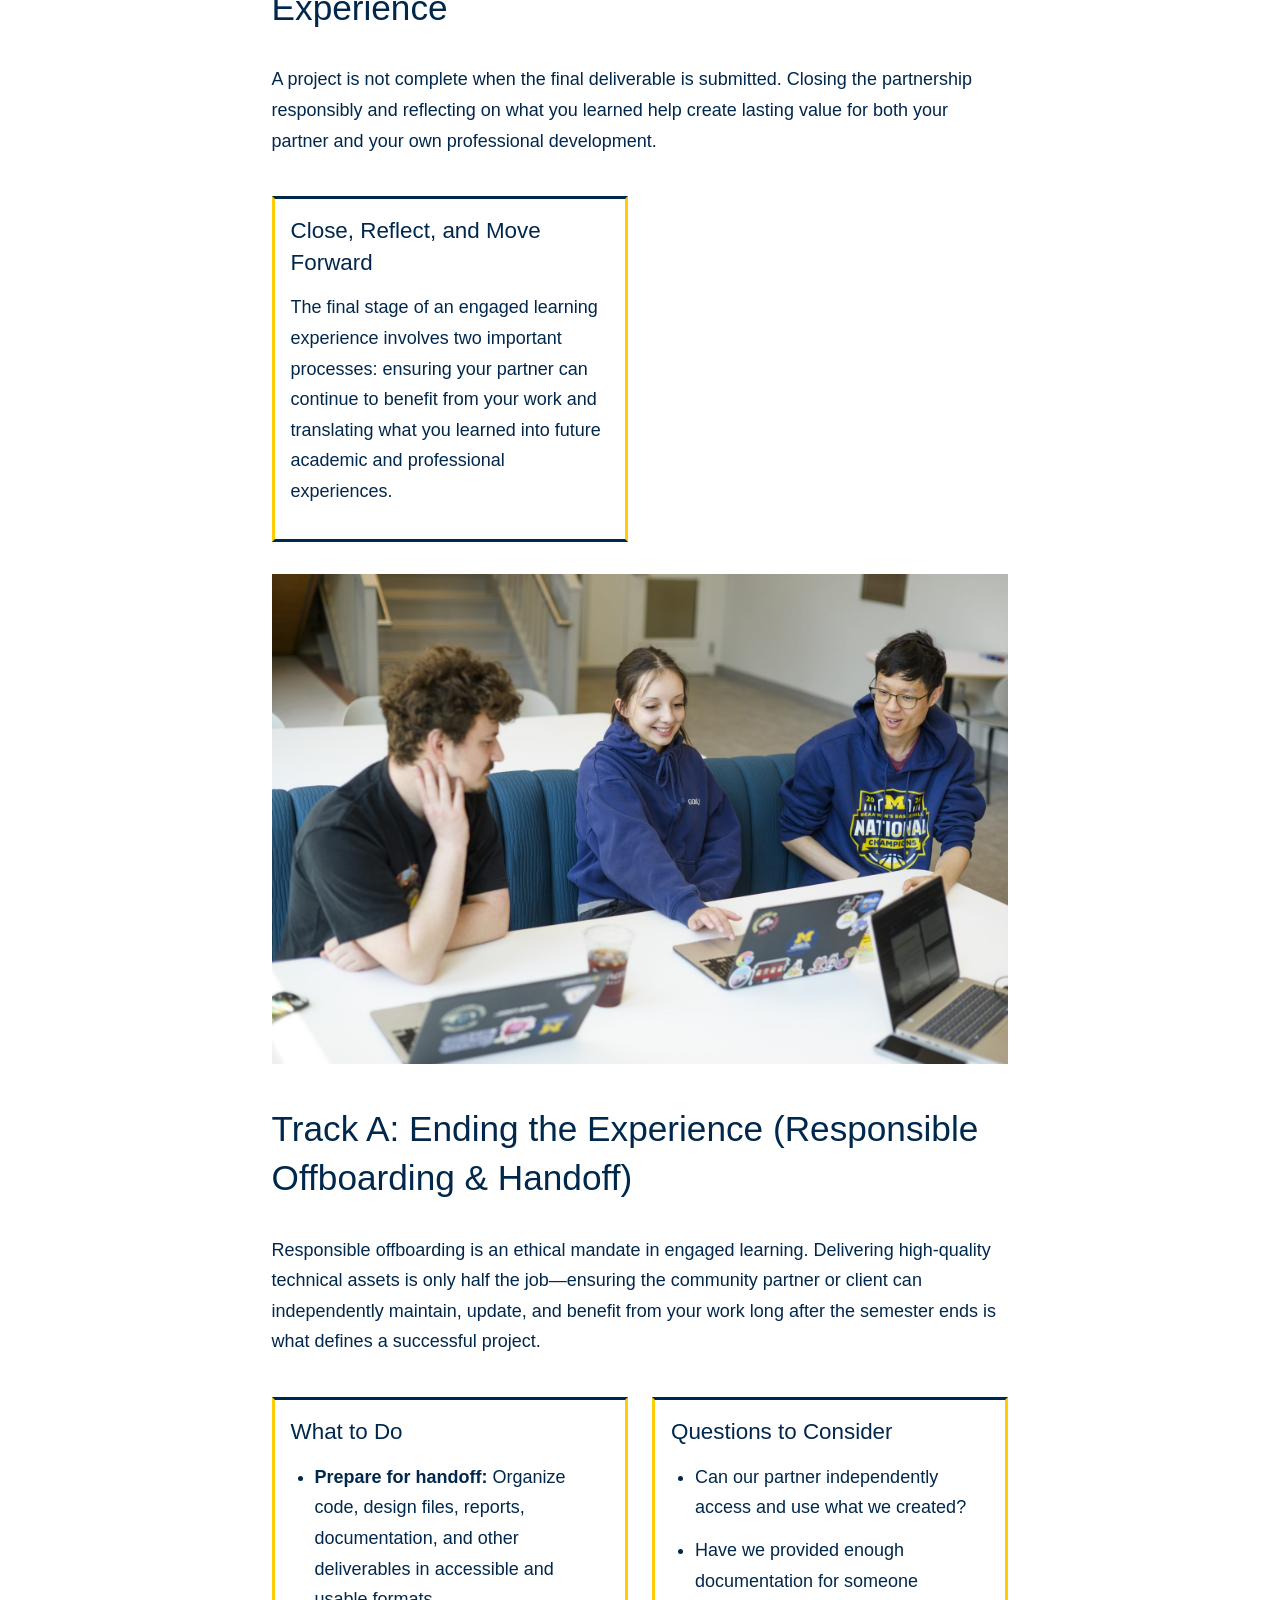
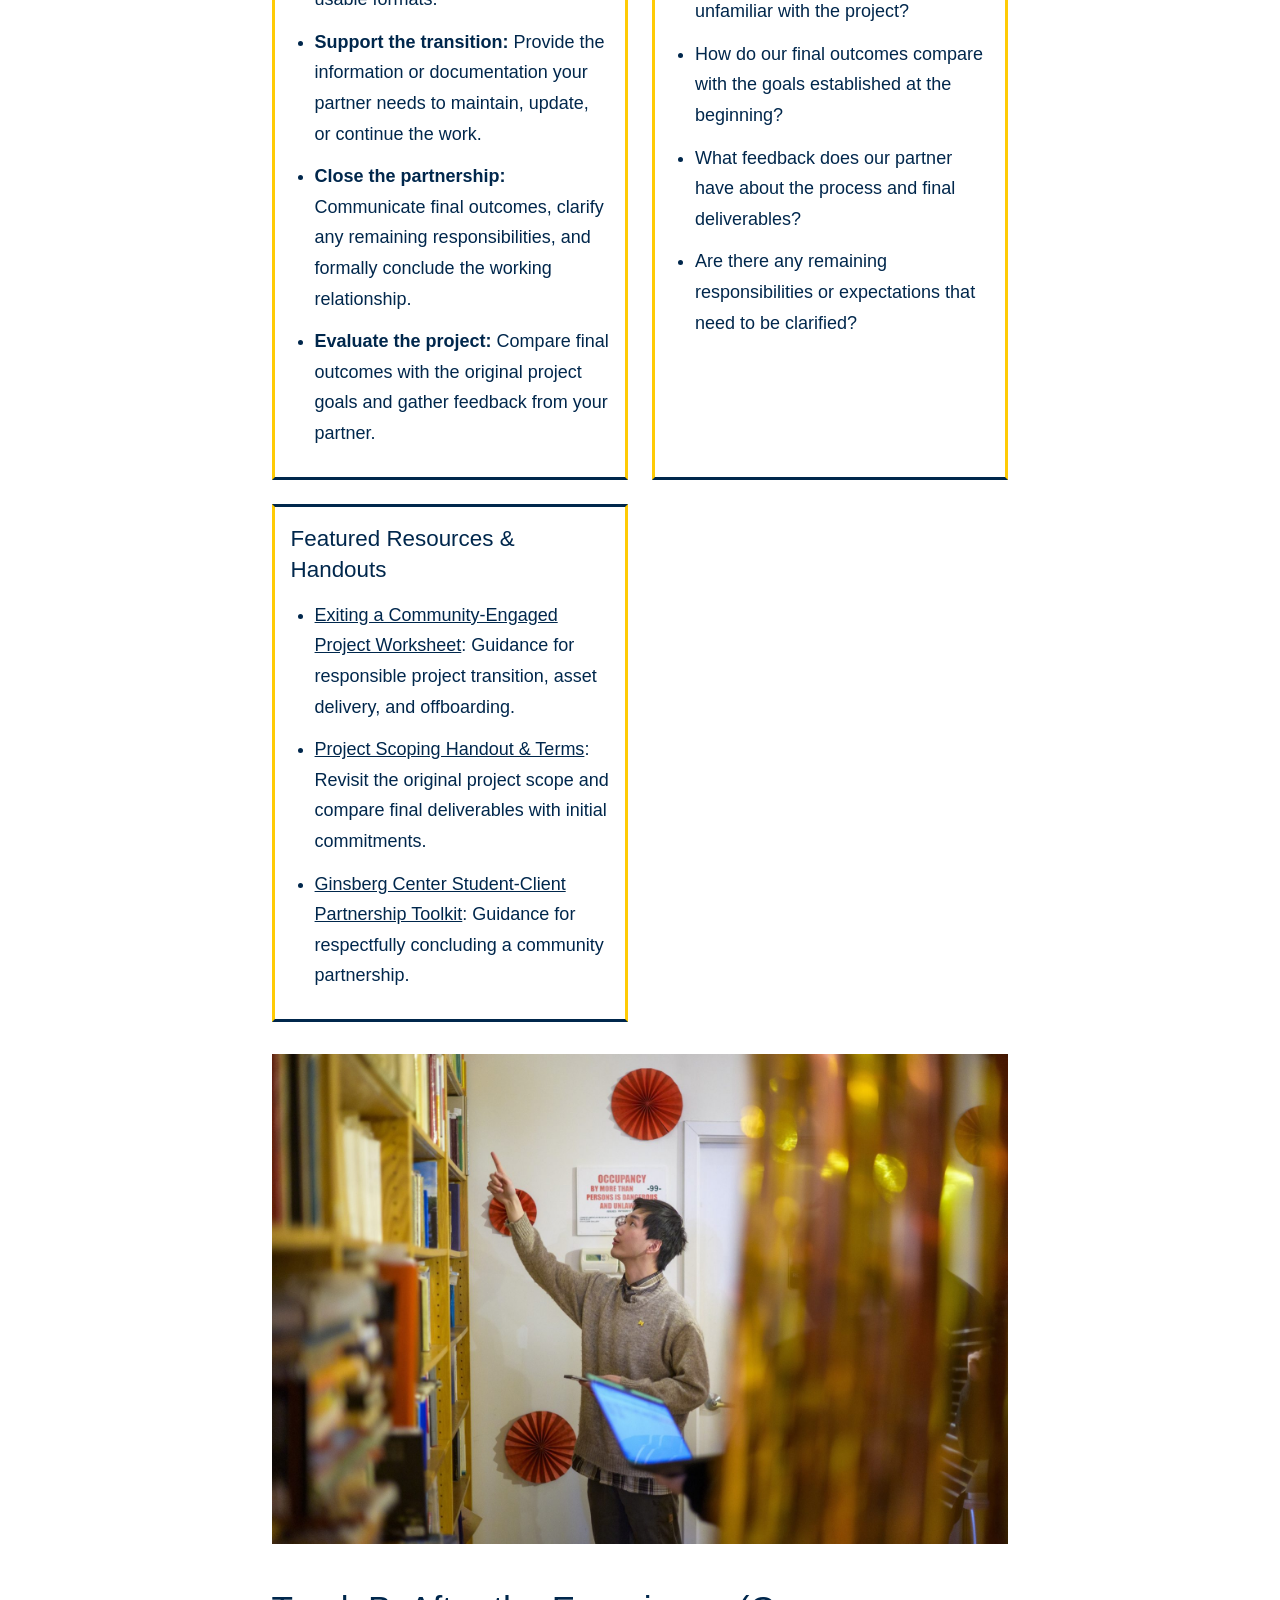
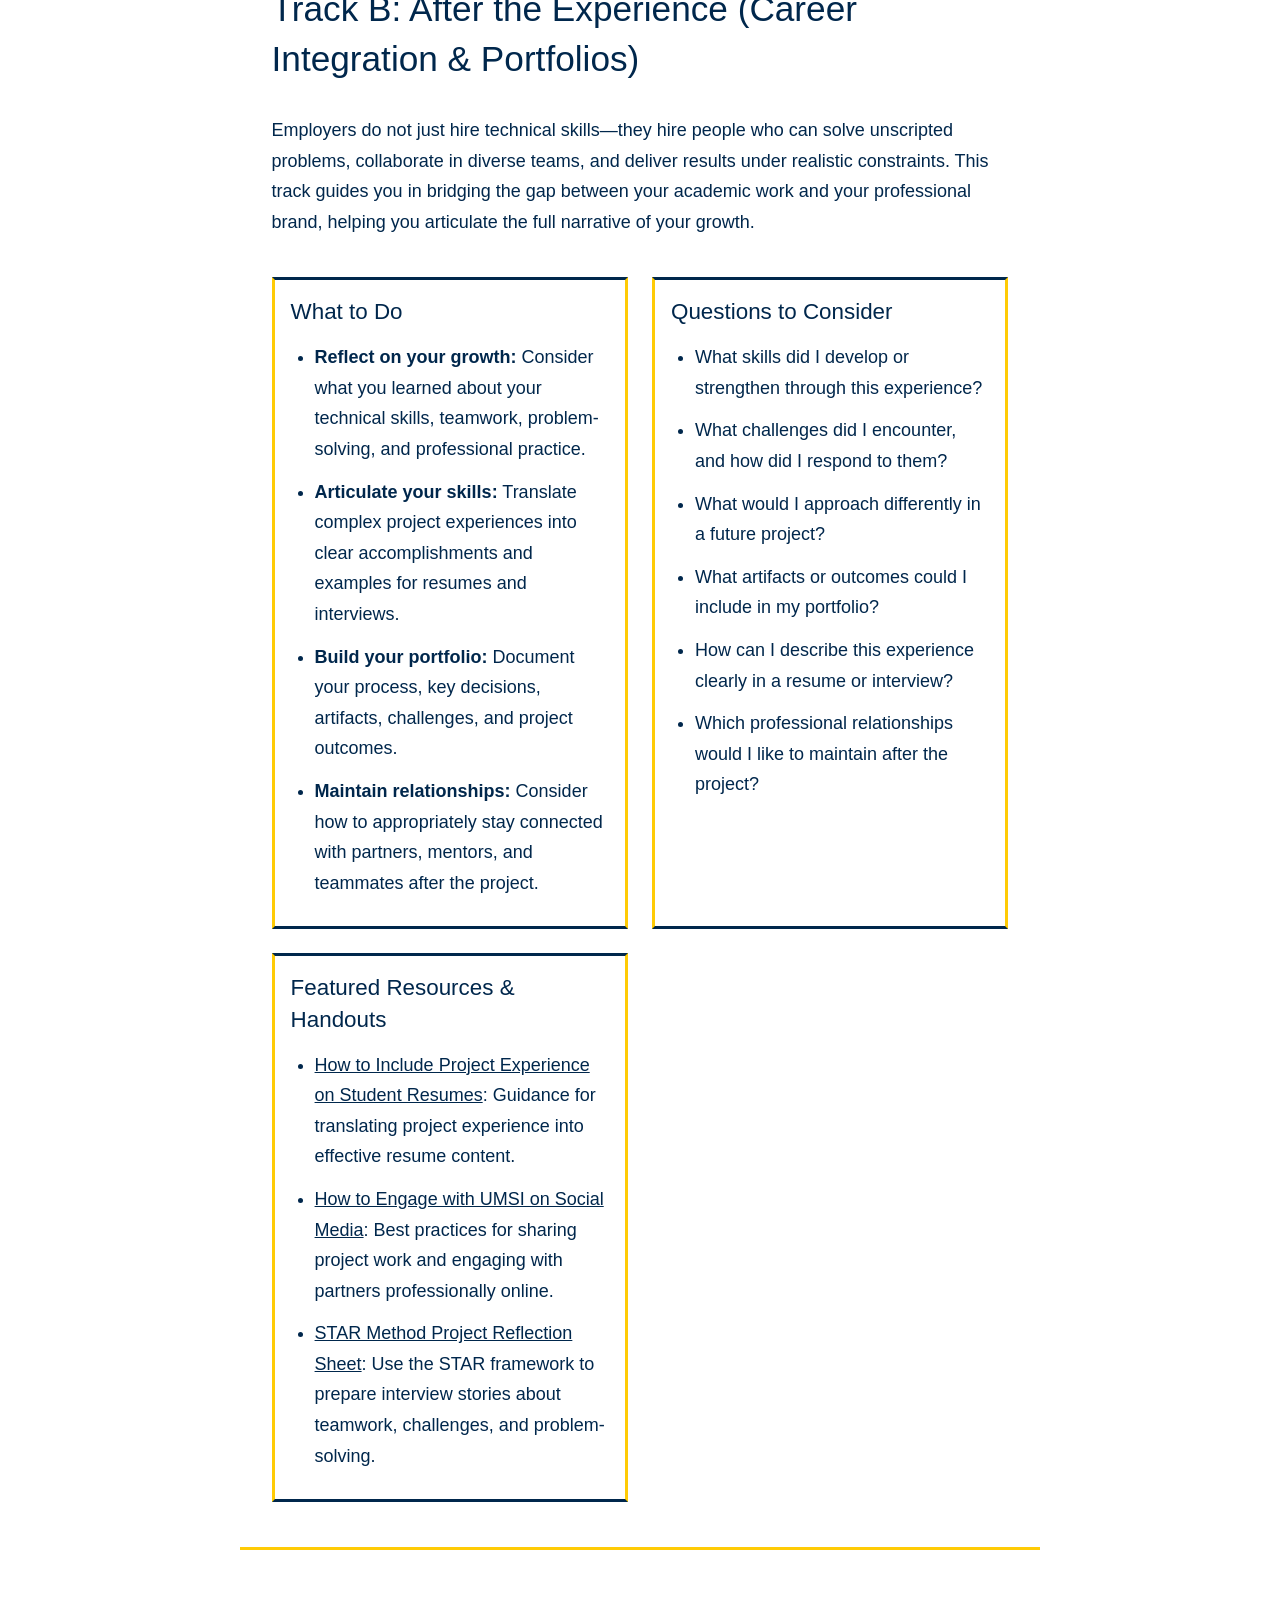
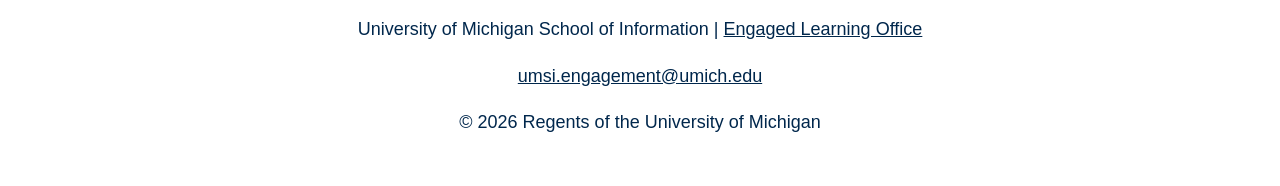
<file: wrap-up&next_steps.html>
<!DOCTYPE html>
<html lang="en">

<head>
  <link rel="stylesheet" href="css/html5reset.css">
<link rel="stylesheet" href="css/style.css">
    <meta charset="UTF-8">
    <meta name="viewport" content="width=device-width, initial-scale=1.0">
    <title>wrap-up&next_steps</title>
</head>
<body>

    <header>
        
<a href = "#main">Skip to Main Content</a>
<img src="images/UMSI_signature_vertical_informal_solidblue.jpg" alt="UMSI Logo">
        <nav>
            <ul>
                <li><a href = "index.html">Home</a></li>
                <li><a href = "prep&start.html">Preparing & Starting on Your Journey</a></li>
                <li><a href = "during.html">During the Experience</a></li>
                <li><a href = "wrap-up&next_steps.html" aria-current="page">Wrap-Up, Impact & Next Steps</a></li>
            </ul>
        </nav>

        <h1>Completing, Reflecting, and Translating Your Impact</h1>
 <p>Close your project responsibly, evaluate your outcomes, and articulate your real-world experience for your future career.
</p>
        <img src="images/MCOMMONS-RackhamResourceFair-04.jpg.JPG" 
        alt="A presenter from the University of Michigan Museum of Natural History speaks to a pair of graduate students at the Rackham Graduate Student Resource Fair."
        height="500">
    </header>
        
<main id="main">
<section>
  <h2>Phase 4: Closing & Reflecting on the Experience</h2>
  <p>A project is not complete when the final deliverable is submitted. Closing the partnership responsibly and reflecting on what you learned help create lasting value for both your partner and your own professional development.</p>

  <article>
    <h3>Close, Reflect, and Move Forward</h3>
    <p>The final stage of an engaged learning experience involves two important processes: ensuring your partner can continue to benefit from your work and translating what you learned into future academic and professional experiences.</p>
  </article>
</section>

<img src="images/UMSI_ViewbookPHD2026_02.jpg" alt="PhD students sitting and talk and look over computer screenss." height="500">
  <section>
    <h2>Track A: Ending the Experience (Responsible Offboarding & Handoff) </h2>
<p>Responsible offboarding is an ethical mandate in engaged learning. Delivering high-quality technical assets is only half the job—ensuring the community partner or client can independently maintain, update, and benefit from your work long after the semester ends is what defines a successful project.</p>
    <article>
      <h3>What to Do</h3>
      <ul>
        <li><strong>Prepare for handoff:</strong> Organize code, design files, reports, documentation, and other deliverables in accessible and usable formats.</li>
        <li><strong>Support the transition:</strong> Provide the information or documentation your partner needs to maintain, update, or continue the work.</li>
        <li><strong>Close the partnership:</strong> Communicate final outcomes, clarify any remaining responsibilities, and formally conclude the working relationship.</li>
        <li><strong>Evaluate the project:</strong> Compare final outcomes with the original project goals and gather feedback from your partner.</li>
      </ul>
    </article>

    <article>
      <h3>Questions to Consider</h3>
      <ul>
        <li>Can our partner independently access and use what we created?</li>
        <li>Have we provided enough documentation for someone unfamiliar with the project?</li>
        <li>How do our final outcomes compare with the goals established at the beginning?</li>
        <li>What feedback does our partner have about the process and final deliverables?</li>
        <li>Are there any remaining responsibilities or expectations that need to be clarified?</li>
      </ul>
    </article>

    <article>
      <h3>Featured Resources & Handouts</h3>
      <ul>
        <li><a href="https://docs.google.com/document/d/1-gfg_EZ3T8pa3T0a130Qvtpl1bYoLOVEHSNpGHcJtFA/edit?usp=drive_link">Exiting a Community-Engaged Project Worksheet</a>: Guidance for responsible project transition, asset delivery, and offboarding.</li>

        <li><a href="https://docs.google.com/document/d/1TrEDolwmOIlXgYgAP9VvlOGoYOwFfe6KxzZOgZSVYVw/edit?usp=drive_link">Project Scoping Handout & Terms</a>: Revisit the original project scope and compare final deliverables with initial commitments.</li>

        <li><a href="https://ginsberg.umich.edu/article/campus-community-partnerships-toolkit">Ginsberg Center Student-Client Partnership Toolkit</a>: Guidance for respectfully concluding a community partnership.</li>
      </ul>
    </article>
  </section>

<img src="images/UMSI_ASBChineseAmericanMuseumChicago_2026_06.jpg" alt="Students in Chicago for alternative spring break" height="500">
  <section>
    <h2>Track B: After the Experience (Career Integration & Portfolios)</h2>
    <p>Employers do not just hire technical skills—they hire people who can solve unscripted problems, collaborate in diverse teams, and deliver results under realistic constraints. This track guides you in bridging the gap between your academic work and your professional brand, helping you articulate the full narrative of your growth.</p>
    <article>
      <h3>What to Do</h3>
      <ul>
        <li><strong>Reflect on your growth:</strong> Consider what you learned about your technical skills, teamwork, problem-solving, and professional practice.</li>
        <li><strong>Articulate your skills:</strong> Translate complex project experiences into clear accomplishments and examples for resumes and interviews.</li>
        <li><strong>Build your portfolio:</strong> Document your process, key decisions, artifacts, challenges, and project outcomes.</li>
        <li><strong>Maintain relationships:</strong> Consider how to appropriately stay connected with partners, mentors, and teammates after the project.</li>
      </ul>
    </article>

    <article>
      <h3>Questions to Consider</h3>
      <ul>
        <li>What skills did I develop or strengthen through this experience?</li>
        <li>What challenges did I encounter, and how did I respond to them?</li>
        <li>What would I approach differently in a future project?</li>
        <li>What artifacts or outcomes could I include in my portfolio?</li>
        <li>How can I describe this experience clearly in a resume or interview?</li>
        <li>Which professional relationships would I like to maintain after the project?</li>
      </ul>
    </article>

    <article>
      <h3>Featured Resources & Handouts</h3>
      <ul>
        <li><a href="https://docs.google.com/document/d/1mjyX6jgqXFrY7SFYaA3J2cTh1ZnHH0FKF5aUKfXzXKo/edit?tab=t.0">How to Include Project Experience on Student Resumes</a>: Guidance for translating project experience into effective resume content.</li>

        <li><a href="https://docs.google.com/document/d/1jwQg_Y4jECLPHqcyOtJtDTK5x-68KstexfPbh6jXHnA/edit?tab=t.0">How to Engage with UMSI on Social Media</a>: Best practices for sharing project work and engaging with partners professionally online.</li>

        <li><a href="https://careercenter.umich.edu/content/interviewing-resources">STAR Method Project Reflection Sheet</a>: Use the STAR framework to prepare interview stories about teamwork, challenges, and problem-solving.</li>
      </ul>
    </article>
</section>
</main>
  <!-- Content taken & modified from ChatGPT with the prompt, "Help me shorten and refine the existing content for the Phase 1: Preparing for the Experience webpage to reduce redundancy while preserving the original meaning." OpenAI. (2026). ChatGPT (GPT-5.6 Sol September 17th version) [Large language model]. -->

<footer>
        <p>University of Michigan School of Information | <a href="https://www.si.umich.edu/programs/engaged-learning/about-engaged-learning-office">Engaged Learning Office </a></p>
      <address>
        <a href="mailto:umsi.engagement@umich.edu">umsi.engagement@umich.edu</a>
      </address>
      <p>&copy; 2026 Regents of the University of Michigan</p>
    </footer>
    
</body>

</html>
</file>
<file: css/style.css>
/*!
* LICENSE - style only: CC BY-NC-SA
* @link https://creativecommons.org/licenses/by-nc-sa/3.0/
* Graphics copyright of Elisangela Silva
* 
* Title: Animado
* Author: Elisangela Silva
* Website: N/A
* Twitter: @elisannsilva
*
* View on Style Stage:
* @link https://stylestage.dev/styles/animado/
*/

/* Adapted from Animado by Elisangela Silva with changes for U-M branding and the existing ELO HTML.
   Source: stylestage-main.zip, src/styles/css/animado.css
   Brand reference: https://brand.umich.edu/design-resources/colors/
 */

* {
    margin: 0;
    padding: 0;
    box-sizing: border-box;
}
body {
    background-color: #FFFFFF;
    font-family: Arial, Helvetica, sans-serif;
    color: #00274C;
    font-size: 1.125rem;
    line-height: 1.7;
}

header > a {
    position: absolute;
    top: -10rem;
    z-index: -1000;
}
header > a:focus {
    top: 1rem;
    z-index: 10;
    padding: 1rem;
    background: #FFCB05;
    color: #00274C;
}
a { color: inherit; }
p { margin: 0 0 1rem; }
strong { font-weight: bold; }
em { font-style: italic; }
main, aside, footer { padding: clamp(1rem, 4vw, 2rem); }

header {
    color: #FFFFFF;
    display: grid;
    text-align: center;
    place-items: center;
    padding: 2rem 0;
    background: #00274C;
    border-top: 0.5rem solid #FFCB05;
}
header h1 {
    font-size: clamp(2rem, 5vw, 4.5rem);
    line-height: 1.2;
    border: 3px solid #FFFFFF;
    padding: 1rem;
    margin: 2rem 1rem;
    max-width: 24ch;
}
header p {
    font-size: 1.25rem;
    max-width: 65ch;
    padding-inline: 1rem;
}
img { display: block; width: 100%; height: auto; }
header > img { max-width: 76rem; }
header > img:first-of-type {
    width: 10rem;
    margin: 1rem;
    padding: 0.75rem;
    background: #FFFFFF;
}

nav {
    width: 100%;
    padding: 0.5rem;
    background: #00274C;
    border-bottom: 3px solid #FFCB05;
}
nav ul {
    display: flex;
    flex-wrap: wrap;
    justify-content: center;
    margin: 0;
    padding: 0;
    list-style: none;
}
nav ul li { margin: 0.25rem; }
nav ul a {
    display: inline-grid;
    padding: 0.75rem;
    font-size: 1.125rem;
    font-weight: bold;
    text-decoration: none;
    border-bottom: 3px solid transparent;
}
nav a:hover, nav a:focus, nav a[aria-current="page"] {
    background: #FFCB05;
    color: #00274C;
    border-bottom-color: #FFFFFF;
    text-decoration: underline;
}

main {
    width: 100%;
    max-width: 80ch;
    margin-inline: auto;
    padding-top: 3vh;
    padding-bottom: 5vh;
    display: grid;
    grid-template-columns: repeat(auto-fit, minmax(min(100%, 25ch), 1fr));
    gap: 2rem;
}
main > section, main > img, main > aside { grid-column: 1 / -1; }
main section {
    display: grid;
    grid-template-columns: repeat(auto-fit, minmax(min(100%, 25ch), 1fr));
    gap: 1.5rem;
}
main section > h2, main section > p, main section > ul,
main section > img, main section > iframe { grid-column: 1 / -1; }
main h2 {
    font-size: clamp(1.6rem, 3vw, 2.2rem);
    line-height: 1.4;
    margin: 0.5rem 0;
}
main p, main ol { margin-block: 0 1rem; }

article {
    border: 3px solid #00274C;
    border-left-color: #FFCB05;
    border-right-color: #FFCB05;
    padding: 1rem;
    min-width: 0;
}
#main strong { color: #00274C; }
main h3 {
    color: #00274C;
    line-height: 1.4;
    margin: 0 0 0.65em;
    font-size: 1.4rem;
}
ol { list-style-type: decimal; }
main ul { list-style-type: disc; }
main ul, main ol { padding-inline-start: 1.5rem; }
main li { margin-bottom: 0.75rem; }
main a { text-decoration: underline; }

aside > div > a {
    display: inline-flex;
    align-items: center;
    justify-content: center;
    text-align: center;
    background: #FFCB05;
    font-weight: bold;
    color: #00274C;
    padding: 1rem;
}
aside {
    display: block;
    border: 3px solid #FFCB05;
    margin: 1rem 0;
}
aside > div { margin-block: 1rem; }
iframe {
    width: 100%;
    max-width: 100%;
    height: clamp(12rem, 45vw, 24rem);
    border: 0;
}

/* Animado's centered footer and shared content measure. */
footer {
    width: 100%;
    max-width: 80ch;
    margin-inline: auto;
    border-top: 3px solid #FFCB05;
    text-align: center;
}
footer p:first-child { margin-top: 2rem; }
footer address { font-style: normal; margin-block: 1rem; }
footer a { color: #00274C; }
a:hover { text-decoration: underline; }
a:focus {
    outline: 3px solid #00274C;
    outline-offset: 3px;
}

.home-header {
    min-height: 100vh;
    padding: 0;
    grid-template-rows: auto 1fr;
}
.home-hero {
    display: grid;
    place-items: center;
    width: 100%;
    height: 100%;
    min-height: 28rem;
    background: linear-gradient(rgba(0, 39, 76, 0.8), rgba(0, 39, 76, 0.8)),
        url('../images/MCOMMONS-Maize_Hour_North-18.jpg') center / cover;
    padding: clamp(1rem, 4vw, 3rem);
}
.home-hero > img { display: none; }
.home-hero h1 {
    max-width: 100%;
    margin: 0;
    border: 0;
}
.hero-welcome {
    display: block;
    font-size: clamp(3rem, 11vw, 8rem);
}
.hero-subtitle {
    display: block;
    margin-top: 1rem;
    font-size: clamp(1.125rem, 3vw, 2rem);
    font-weight: normal;
    line-height: 1.5;
}
</file>
